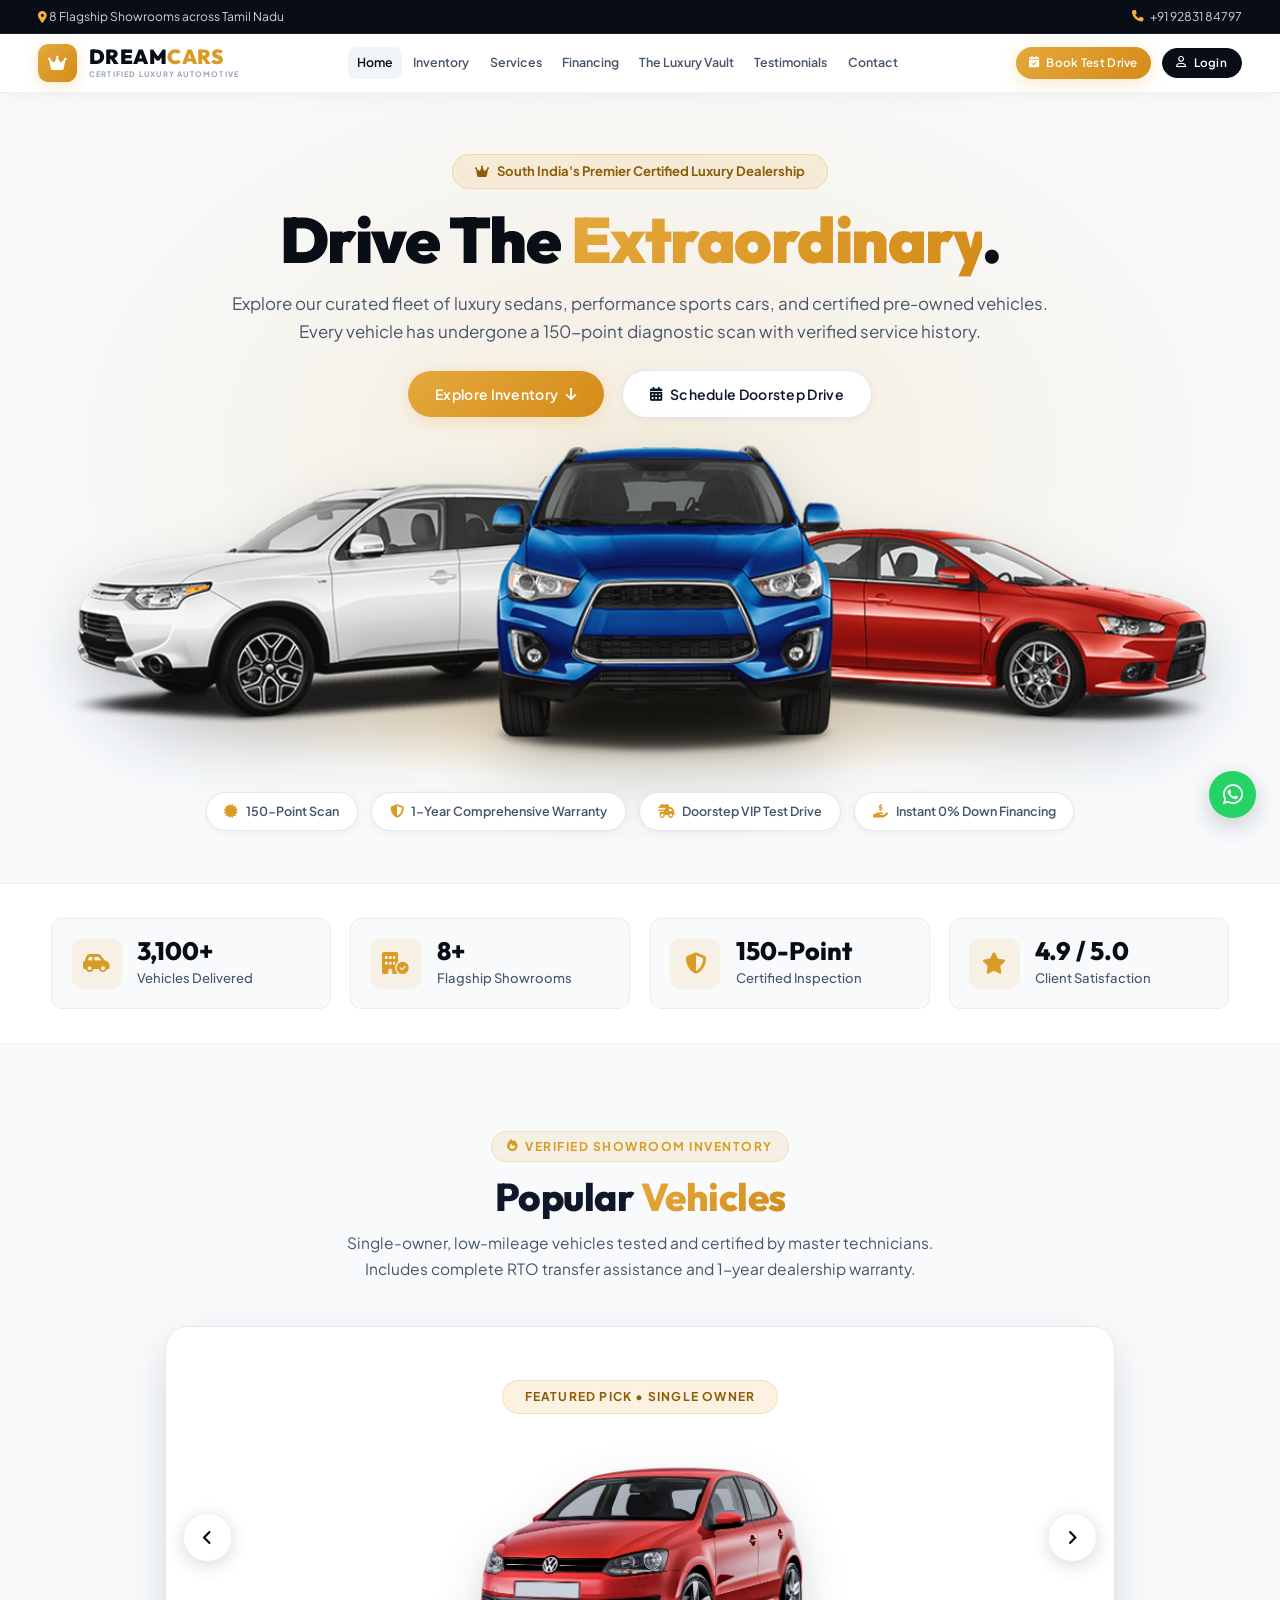
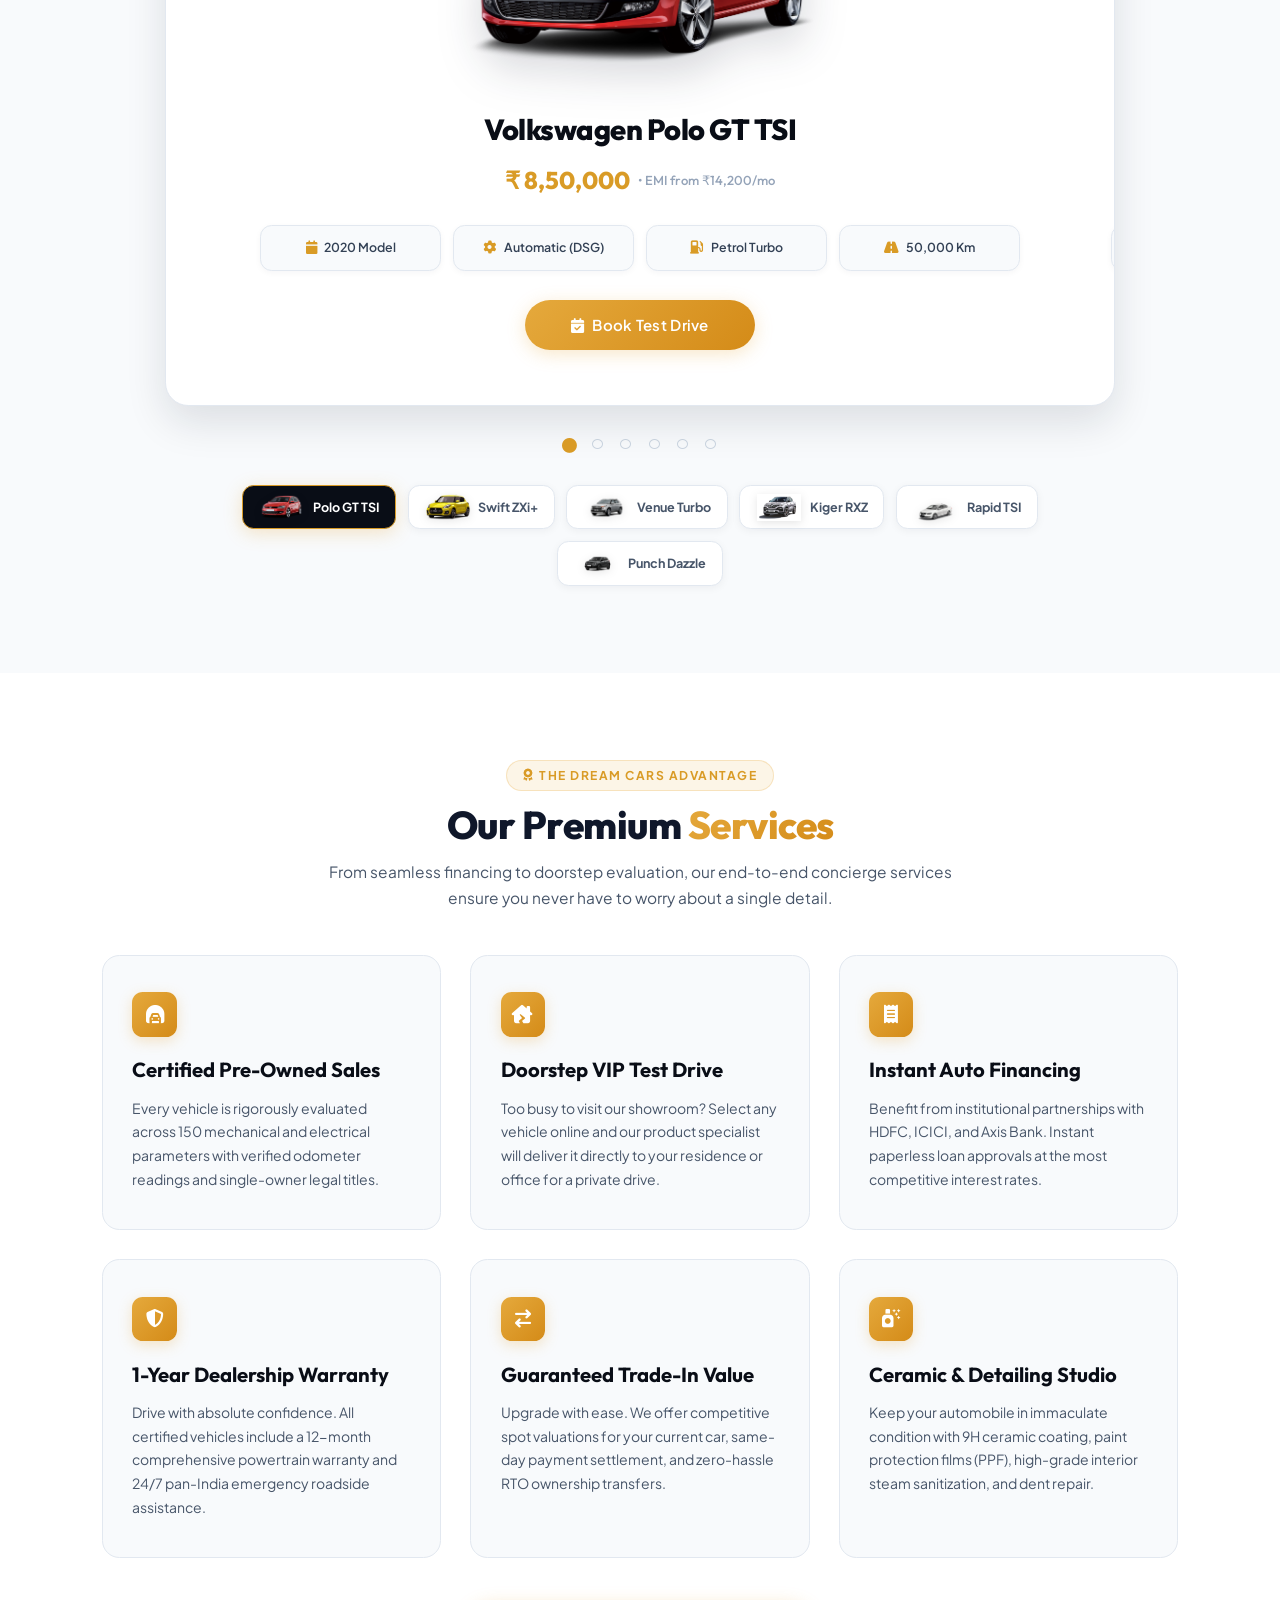
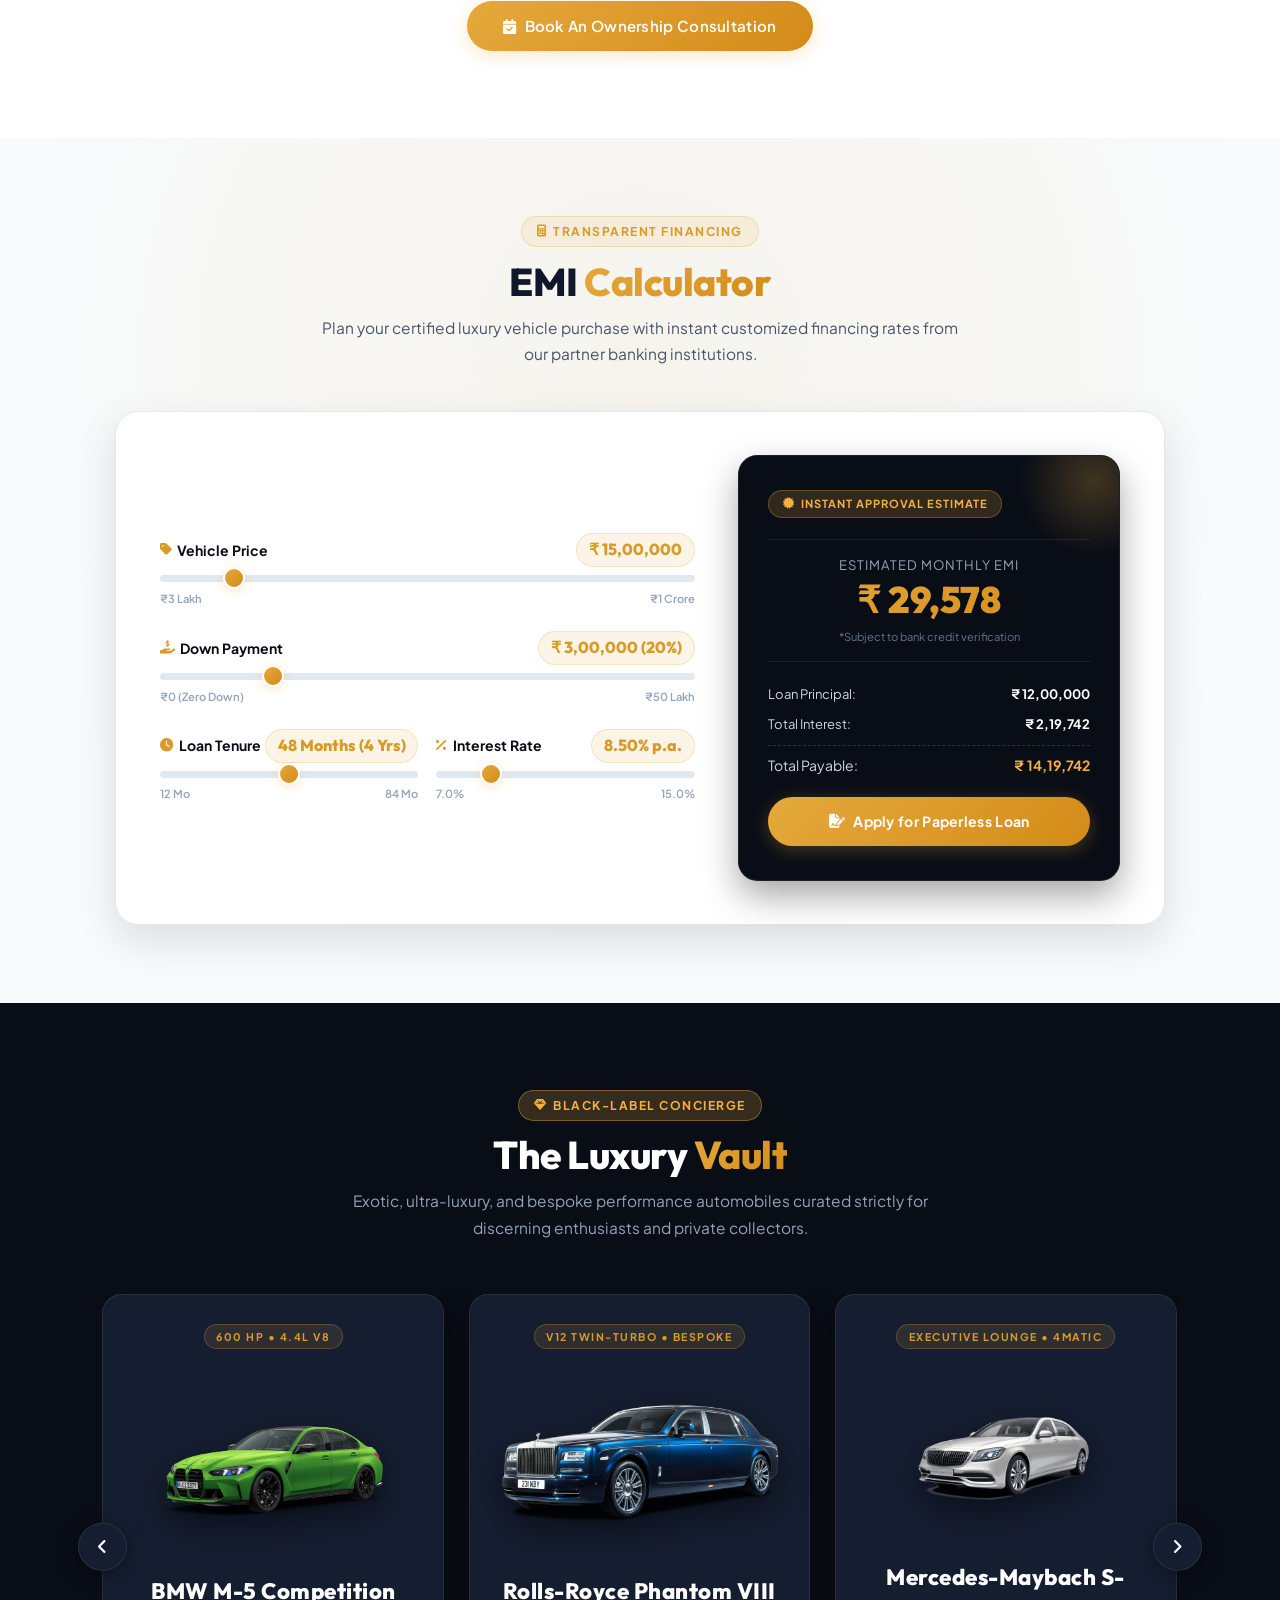
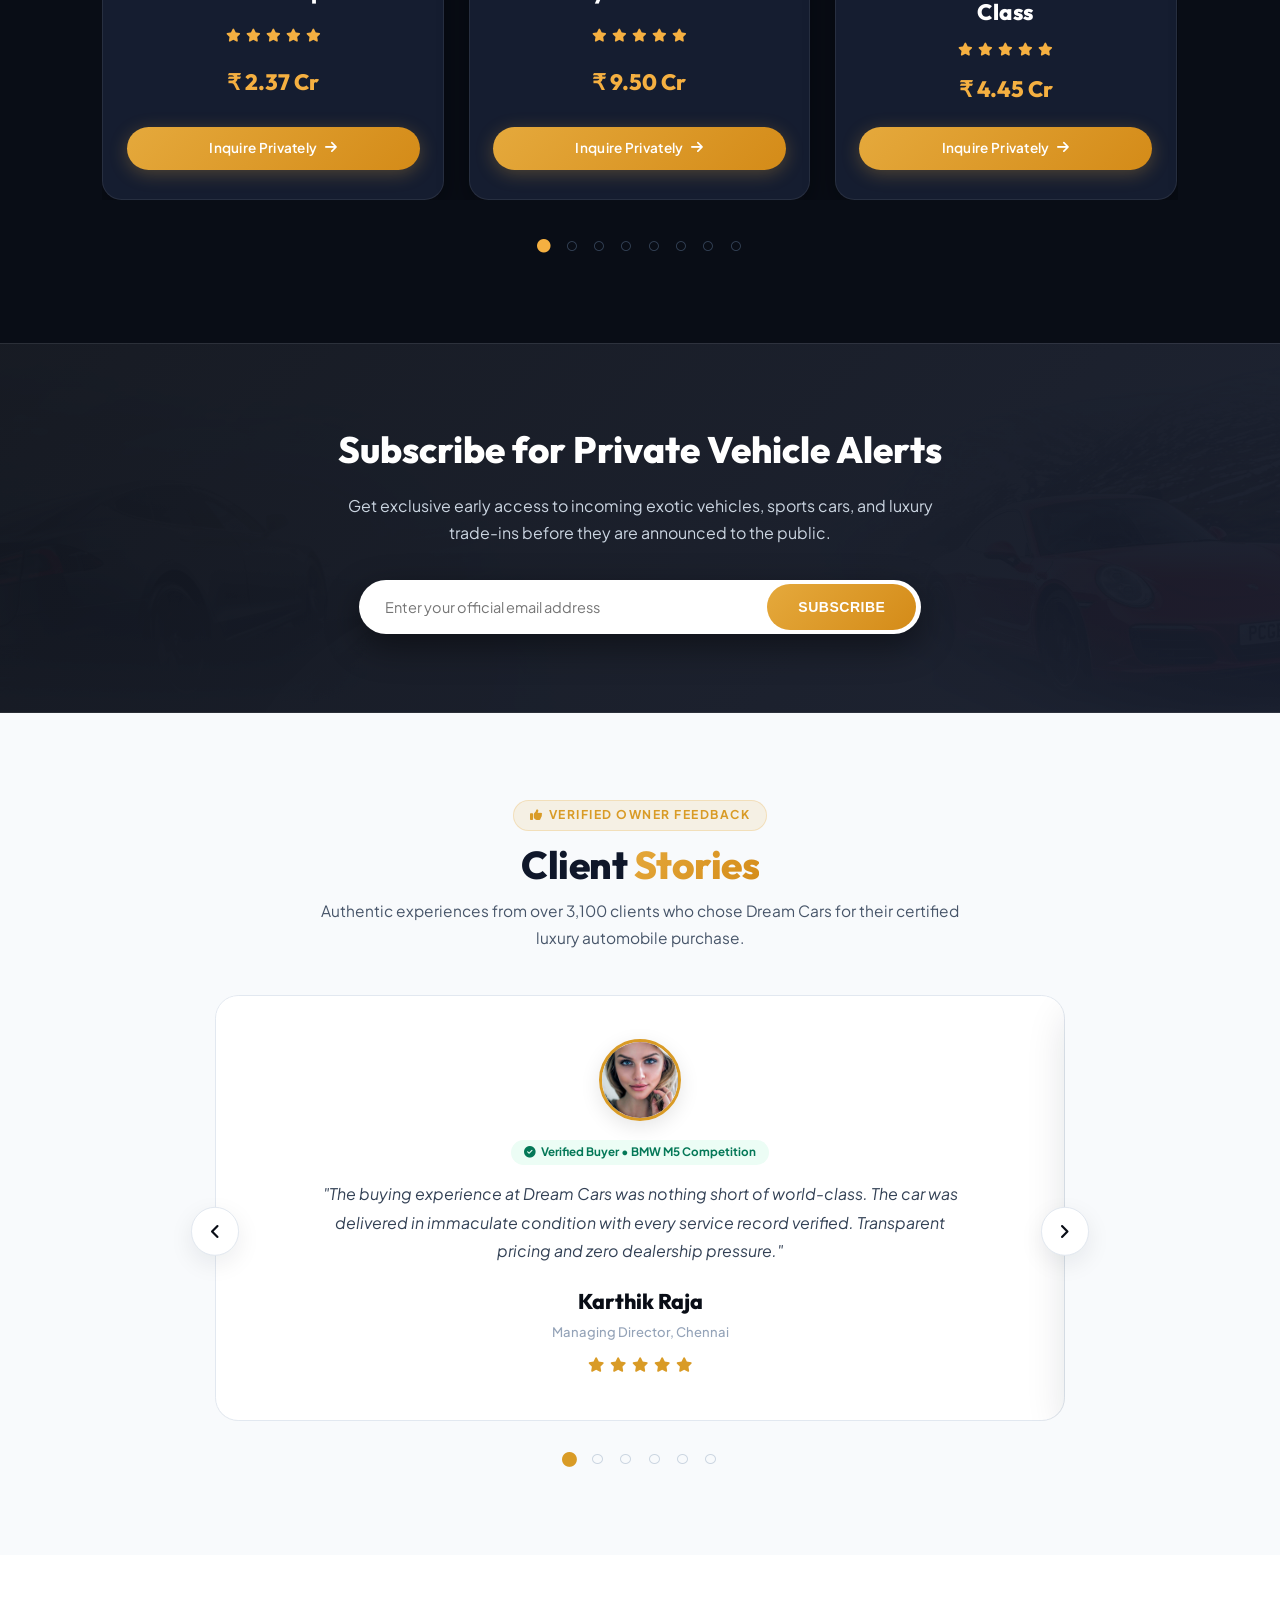
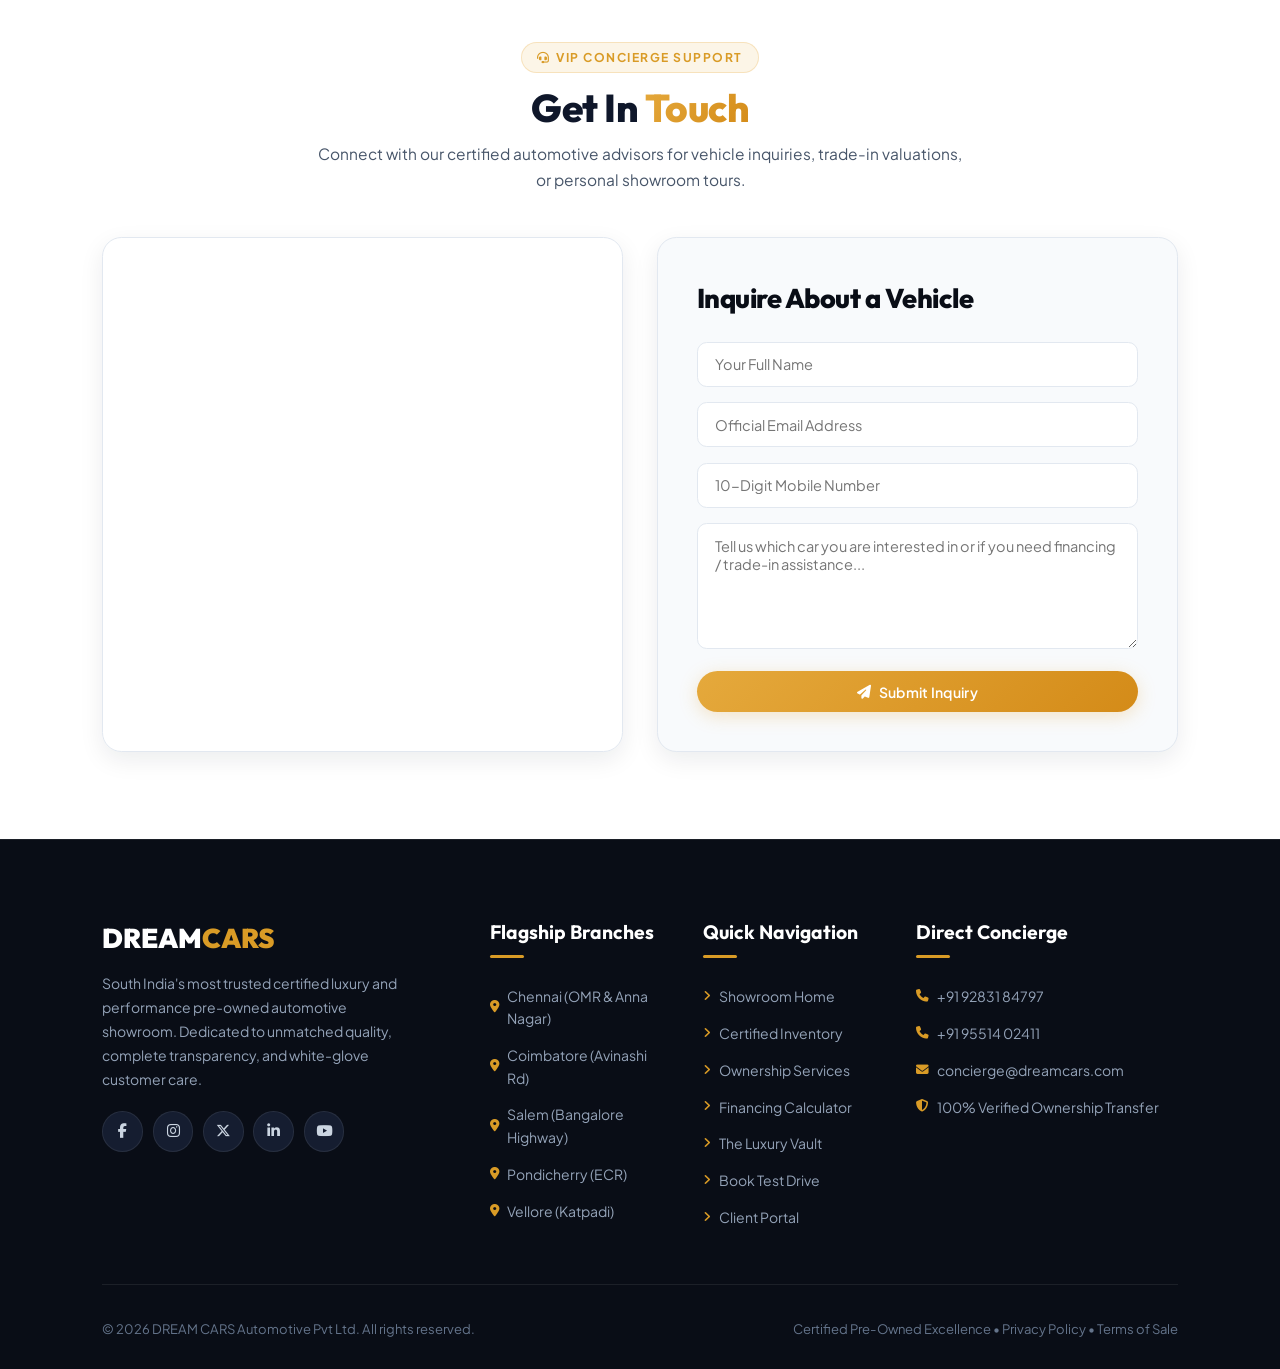
<file: index.html>
<!DOCTYPE html>
<html lang="en">

<head>
    <meta charset="UTF-8">
    <meta http-equiv="X-UA-Compatible" content="IE=edge">
    <meta name="viewport" content="width=device-width, initial-scale=1.0">
    <title>DREAM CARS | Certified Luxury & Pre-Owned Automotive Showroom</title>
    <meta name="description" content="Dream Cars is South India's premier certified pre-owned luxury car dealership. 150-point inspection, transparent pricing, 1-year warranty, and doorstep test drives.">

    <!-- Font Awesome CDN -->
    <link rel="stylesheet" href="https://cdnjs.cloudflare.com/ajax/libs/font-awesome/6.5.1/css/all.min.css">

    <!-- Favicon -->
    <link rel="icon" type="image/svg+xml" href="image/favicon.svg">

    <!-- Custom Luxury Stylesheet -->
    <link rel="stylesheet" href="css/style.css">
</head>

<body>

    <!-- Top Announcement Bar -->
    <div class="top-bar">
        <div class="top-bar-left">
            <span><i class="fa-solid fa-location-dot"></i> 8 Flagship Showrooms across Tamil Nadu</span>
            <span><i class="fa-solid fa-shield-halved"></i> 150-Point Certified Inspection Guarantee</span>
        </div>
        <div class="top-bar-right">
            <a href="tel:+919283184797"><i class="fa-solid fa-phone"></i> +91 92831 84797</a>
            <span><i class="fa-solid fa-clock"></i> Mon - Sun: 9:00 AM – 9:00 PM</span>
        </div>
    </div>

    <!-- Header Section Starts -->
    <header class="header">
        <a href="index.html" class="logo">
            <div class="logo-badge"><i class="fa-solid fa-crown"></i></div>
            <div class="logo-text">
                <span class="logo-main">DREAM<span>CARS</span></span>
                <span class="logo-sub">Certified Luxury Automotive</span>
            </div>
        </a>

        <!-- Navbar Section -->
        <nav class="navbar" id="main-nav">
            <a href="#home">Home</a>
            <a href="#vehicles">Inventory</a>
            <a href="#services">Services</a>
            <a href="#finance">Financing</a>
            <a href="#featured">The Luxury Vault</a>
            <a href="#reviews">Testimonials</a>
            <a href="#contact">Contact</a>

            <!-- Mobile & Tablet Menu Drawer Actions -->
            <div class="nav-drawer-actions">
                <a href="bookappointment.html" class="btn btn-nav-drawer">
                    <i class="fa-solid fa-calendar-check"></i> Book VIP Test Drive
                </a>
                <div class="nav-drawer-contact">
                    <a href="tel:+919283184797"><i class="fa-solid fa-phone"></i> +91 92831 84797</a>
                    <span><i class="fa-solid fa-clock"></i> 9:00 AM – 9:00 PM</span>
                </div>
            </div>
        </nav>

        <!-- Header Actions -->
        <div class="header-actions">
            <a href="bookappointment.html" class="btn btn-header-cta" title="Book Test Drive">
                <i class="fa-solid fa-calendar-check"></i> <span class="btn-cta-text">Book Test Drive</span>
            </a>

            <div id="login-btn" title="Client Account">
                <button class="btn" type="button"><i class="fa-regular fa-user"></i> Login</button>
                <i class="fa-solid fa-user login-icon-btn"></i>
            </div>

            <!-- User Info Display -->
            <div id="user-info" class="user-info" style="display: none;">
                <span class="user-name"></span>
                <button type="button" class="btn" id="logout-button" title="Sign Out"><i class="fa-solid fa-arrow-right-from-bracket"></i> <span class="logout-text">Logout</span></button>
            </div>

            <div id="menu-btn" class="fa-solid fa-bars" aria-label="Toggle Navigation Menu"></div>
        </div>
    </header>
    <!-- Header Section Ends -->
    <div class="navbar-backdrop" id="nav-backdrop"></div>

    <!-- Login Modal Container Starts -->
    <div class="login-form-container">
        <span id="close-login-btn" class="fa-solid fa-xmark"></span>
        <form id="login-form">
            <h3>Client Sign In</h3>
            <p style="margin-bottom: 1.5rem; padding: 0;">Sign in to access saved vehicles, test drive bookings, and private alerts.</p>
            <input type="email" placeholder="Official Email Address" class="box" id="login-email" required>
            <input type="password" placeholder="Account Password" class="box" id="login-password" required>
            <p>Forgot your password? <a href="login.html">Reset here</a></p>
            <button type="submit" class="btn">Sign In to Account</button>
            <p>New to Dream Cars? <a href="signup.html">Create an Account</a></p>
        </form>
    </div>
    <!-- Login Modal Container Ends -->

    <!-- Hero Section Starts -->
    <section class="home" id="home">
        <div class="hero-pill">
            <i class="fa-solid fa-crown"></i> South India's Premier Certified Luxury Dealership
        </div>

        <h1>
            Drive The <span>Extraordinary</span>.
        </h1>

        <p class="hero-desc">
            Explore our curated fleet of luxury sedans, performance sports cars, and certified pre-owned vehicles. Every vehicle has undergone a 150-point diagnostic scan with verified service history.
        </p>

        <div class="hero-cta-group">
            <a href="#vehicles" class="btn">
                Explore Inventory <i class="fa-solid fa-arrow-down"></i>
            </a>
            <a href="bookappointment.html" class="btn btn-secondary">
                <i class="fa-solid fa-calendar-days"></i> Schedule Doorstep Drive
            </a>
        </div>

        <div class="hero-car-wrapper">
            <img src="./image/car0.png" alt="Dream Cars Performance Vehicle">
            <div class="hero-car-glow"></div>
        </div>

        <div class="hero-highlights">
            <div class="highlight-chip"><i class="fa-solid fa-certificate"></i> 150-Point Scan</div>
            <div class="highlight-chip"><i class="fa-solid fa-shield-halved"></i> 1-Year Comprehensive Warranty</div>
            <div class="highlight-chip"><i class="fa-solid fa-truck-fast"></i> Doorstep VIP Test Drive</div>
            <div class="highlight-chip"><i class="fa-solid fa-hand-holding-dollar"></i> Instant 0% Down Financing</div>
        </div>
    </section>
    <!-- Hero Section Ends -->

    <!-- Trust / Stats Section Starts -->
    <section class="icons-container">
        <div class="icons">
            <i class="fa-solid fa-car-side"></i>
            <div class="content">
                <h3>3,100+</h3>
                <p>Vehicles Delivered</p>
            </div>
        </div>

        <div class="icons">
            <i class="fa-solid fa-building-circle-check"></i>
            <div class="content">
                <h3>8+</h3>
                <p>Flagship Showrooms</p>
            </div>
        </div>

        <div class="icons">
            <i class="fa-solid fa-shield-halved"></i>
            <div class="content">
                <h3>150-Point</h3>
                <p>Certified Inspection</p>
            </div>
        </div>

        <div class="icons">
            <i class="fa-solid fa-star"></i>
            <div class="content">
                <h3>4.9 / 5.0</h3>
                <p>Client Satisfaction</p>
            </div>
        </div>
    </section>
    <!-- Trust / Stats Section Ends -->

    <!-- Popular Vehicles Section Starts -->
    <section class="vehical" id="vehicles">
        <div style="text-align: center;">
            <span class="section-tag"><i class="fa-solid fa-fire"></i> Verified Showroom Inventory</span>
        </div>
        <h2 class="heading">Popular <span>Vehicles</span></h2>
        <p class="subheading">
            Single-owner, low-mileage vehicles tested and certified by master technicians. Includes complete RTO transfer assistance and 1-year dealership warranty.
        </p>

        <div class="slider">
            <div class="wrapper">
                <div class="fa-solid fa-angle-left preNext" id="preBtn" title="Previous Vehicle"></div>

                <div class="wraper-box">
                    <!-- Vehicle 1: Polo -->
                    <div class="box active" id="car-img1">
                        <span class="car-badge">Featured Pick • Single Owner</span>
                        <img src="./image/polo.png.png" alt="Volkswagen Polo GT TSI">
                        <div class="content">
                            <h3>Volkswagen Polo GT TSI</h3>
                            <div class="price">₹ 8,50,000 <small>• EMI from ₹14,200/mo</small></div>
                            <div class="specs-grid">
                                <div class="spec-item"><i class="fa-solid fa-calendar"></i> <span>2020 Model</span></div>
                                <div class="spec-item"><i class="fa-solid fa-gear"></i> <span>Automatic (DSG)</span></div>
                                <div class="spec-item"><i class="fa-solid fa-gas-pump"></i> <span>Petrol Turbo</span></div>
                                <div class="spec-item"><i class="fa-solid fa-road"></i> <span>50,000 km</span></div>
                            </div>
                            <a href="bookappointment.html?car=POLO" class="btn">
                                <i class="fa-solid fa-calendar-check"></i> Book Test Drive
                            </a>
                        </div>
                    </div>

                    <!-- Vehicle 2: Swift -->
                    <div class="box" id="car-img2">
                        <span class="car-badge">Sport Modified • Zero Depreciation</span>
                        <img src="./image/swift.png.png" alt="Maruti Suzuki Swift ZXi+">
                        <div class="content">
                            <h3>Maruti Suzuki Swift ZXi+</h3>
                            <div class="price">₹ 9,00,000 <small>• EMI from ₹15,100/mo</small></div>
                            <div class="specs-grid">
                                <div class="spec-item"><i class="fa-solid fa-calendar"></i> <span>2022 Model</span></div>
                                <div class="spec-item"><i class="fa-solid fa-gear"></i> <span>5-Speed Manual</span></div>
                                <div class="spec-item"><i class="fa-solid fa-gas-pump"></i> <span>Petrol DualJet</span></div>
                                <div class="spec-item"><i class="fa-solid fa-road"></i> <span>30,000 km</span></div>
                            </div>
                            <a href="bookappointment.html?car=SWIFT" class="btn">
                                <i class="fa-solid fa-calendar-check"></i> Book Test Drive
                            </a>
                        </div>
                    </div>

                    <!-- Vehicle 3: Venue -->
                    <div class="box" id="car-img3">
                        <span class="car-badge">Top End Edition • Sunroof</span>
                        <img src="./image/venue.png" alt="Hyundai Venue SX (O)">
                        <div class="content">
                            <h3>Hyundai Venue SX (O) Turbo</h3>
                            <div class="price">₹ 15,00,000 <small>• EMI from ₹25,400/mo</small></div>
                            <div class="specs-grid">
                                <div class="spec-item"><i class="fa-solid fa-calendar"></i> <span>2023 Model</span></div>
                                <div class="spec-item"><i class="fa-solid fa-gear"></i> <span>6-Speed Manual</span></div>
                                <div class="spec-item"><i class="fa-solid fa-gas-pump"></i> <span>Diesel CRDi</span></div>
                                <div class="spec-item"><i class="fa-solid fa-road"></i> <span>50,000 km</span></div>
                            </div>
                            <a href="bookappointment.html?car=VENUE" class="btn">
                                <i class="fa-solid fa-calendar-check"></i> Book Test Drive
                            </a>
                        </div>
                    </div>

                    <!-- Vehicle 4: Kiger -->
                    <div class="box" id="car-img4">
                        <span class="car-badge">RXZ Turbo • X-Tronic CVT</span>
                        <img src="./image/kiger.png" alt="Renault Kiger RXZ Turbo">
                        <div class="content">
                            <h3>Renault Kiger RXZ Turbo</h3>
                            <div class="price">₹ 10,00,000 <small>• EMI from ₹16,900/mo</small></div>
                            <div class="specs-grid">
                                <div class="spec-item"><i class="fa-solid fa-calendar"></i> <span>2020 Model</span></div>
                                <div class="spec-item"><i class="fa-solid fa-gear"></i> <span>Automatic (CVT)</span></div>
                                <div class="spec-item"><i class="fa-solid fa-gas-pump"></i> <span>Petrol Turbo</span></div>
                                <div class="spec-item"><i class="fa-solid fa-road"></i> <span>20,000 km</span></div>
                            </div>
                            <a href="bookappointment.html?car=KIGER" class="btn">
                                <i class="fa-solid fa-calendar-check"></i> Book Test Drive
                            </a>
                        </div>
                    </div>

                    <!-- Vehicle 5: Rapid -->
                    <div class="box" id="car-img5">
                        <span class="car-badge">Executive Sedan • German Engineering</span>
                        <img src="./image/rapid2.png" alt="Skoda Rapid 1.0 TSI">
                        <div class="content">
                            <h3>Skoda Rapid 1.0 TSI Style</h3>
                            <div class="price">₹ 8,00,000 <small>• EMI from ₹13,500/mo</small></div>
                            <div class="specs-grid">
                                <div class="spec-item"><i class="fa-solid fa-calendar"></i> <span>2018 Model</span></div>
                                <div class="spec-item"><i class="fa-solid fa-gear"></i> <span>6-Speed Manual</span></div>
                                <div class="spec-item"><i class="fa-solid fa-gas-pump"></i> <span>Petrol TSI</span></div>
                                <div class="spec-item"><i class="fa-solid fa-road"></i> <span>70,000 km</span></div>
                            </div>
                            <a href="bookappointment.html?car=RAPID" class="btn">
                                <i class="fa-solid fa-calendar-check"></i> Book Test Drive
                            </a>
                        </div>
                    </div>

                    <!-- Vehicle 6: Punch -->
                    <div class="box" id="car-img6">
                        <span class="car-badge">Brand New Certified • 5-Star Safety</span>
                        <img src="./image/tata punch.png" alt="Tata Punch Creative">
                        <div class="content">
                            <h3>Tata Punch Creative Dazzle</h3>
                            <div class="price">₹ 7,50,000 <small>• EMI from ₹12,600/mo</small></div>
                            <div class="specs-grid">
                                <div class="spec-item"><i class="fa-solid fa-calendar"></i> <span>2023 Model</span></div>
                                <div class="spec-item"><i class="fa-solid fa-gear"></i> <span>5-Speed Manual</span></div>
                                <div class="spec-item"><i class="fa-solid fa-gas-pump"></i> <span>Petrol / iCNG</span></div>
                                <div class="spec-item"><i class="fa-solid fa-road"></i> <span>40,000 km</span></div>
                            </div>
                            <a href="bookappointment.html?car=PUNCH" class="btn">
                                <i class="fa-solid fa-calendar-check"></i> Book Test Drive
                            </a>
                        </div>
                    </div>
                </div>

                <div class="fa-solid fa-angle-right preNext" id="nextBtn" title="Next Vehicle"></div>
            </div>

            <!-- Indicator Dots -->
            <div class="activeCircle">
                <div class="fa-regular fa-solid fa-circle" id="forCar-img1"></div>
                <div class="fa-regular fa-circle" id="forCar-img2"></div>
                <div class="fa-regular fa-circle" id="forCar-img3"></div>
                <div class="fa-regular fa-circle" id="forCar-img4"></div>
                <div class="fa-regular fa-circle" id="forCar-img5"></div>
                <div class="fa-regular fa-circle" id="forCar-img6"></div>
            </div>

            <!-- Quick Switcher Thumbnails -->
            <div class="vehicle-thumbnails">
                <button type="button" class="thumb-item active" data-index="0">
                    <img src="./image/polo.png.png" alt="Volkswagen Polo">
                    <span>Polo GT TSI</span>
                </button>
                <button type="button" class="thumb-item" data-index="1">
                    <img src="./image/swift.png.png" alt="Maruti Swift">
                    <span>Swift ZXi+</span>
                </button>
                <button type="button" class="thumb-item" data-index="2">
                    <img src="./image/venue.png" alt="Hyundai Venue">
                    <span>Venue Turbo</span>
                </button>
                <button type="button" class="thumb-item" data-index="3">
                    <img src="./image/kiger.png" alt="Renault Kiger">
                    <span>Kiger RXZ</span>
                </button>
                <button type="button" class="thumb-item" data-index="4">
                    <img src="./image/rapid2.png" alt="Skoda Rapid">
                    <span>Rapid TSI</span>
                </button>
                <button type="button" class="thumb-item" data-index="5">
                    <img src="./image/tata punch.png" alt="Tata Punch">
                    <span>Punch Dazzle</span>
                </button>
            </div>
        </div>
    </section>
    <!-- Popular Vehicles Section Ends -->

    <!-- Services Section Starts -->
    <section class="services" id="services">
        <div style="text-align: center;">
            <span class="section-tag"><i class="fa-solid fa-award"></i> The Dream Cars Advantage</span>
        </div>
        <h2 class="heading">Our Premium <span>Services</span></h2>
        <p class="subheading">
            From seamless financing to doorstep evaluation, our end-to-end concierge services ensure you never have to worry about a single detail.
        </p>

        <div class="box-container">
            <div class="box">
                <i class="fa-solid fa-car-tunnel"></i>
                <h3>Certified Pre-Owned Sales</h3>
                <p>Every vehicle is rigorously evaluated across 150 mechanical and electrical parameters with verified odometer readings and single-owner legal titles.</p>
            </div>

            <div class="box">
                <i class="fa-solid fa-house-chimney-crack"></i>
                <h3>Doorstep VIP Test Drive</h3>
                <p>Too busy to visit our showroom? Select any vehicle online and our product specialist will deliver it directly to your residence or office for a private drive.</p>
            </div>

            <div class="box">
                <i class="fa-solid fa-receipt"></i>
                <h3>Instant Auto Financing</h3>
                <p>Benefit from institutional partnerships with HDFC, ICICI, and Axis Bank. Instant paperless loan approvals at the most competitive interest rates.</p>
            </div>

            <div class="box">
                <i class="fa-solid fa-shield-halved"></i>
                <h3>1-Year Dealership Warranty</h3>
                <p>Drive with absolute confidence. All certified vehicles include a 12-month comprehensive powertrain warranty and 24/7 pan-India emergency roadside assistance.</p>
            </div>

            <div class="box">
                <i class="fa-solid fa-arrow-right-arrow-left"></i>
                <h3>Guaranteed Trade-In Value</h3>
                <p>Upgrade with ease. We offer competitive spot valuations for your current car, same-day payment settlement, and zero-hassle RTO ownership transfers.</p>
            </div>

            <div class="box">
                <i class="fa-solid fa-spray-can-sparkles"></i>
                <h3>Ceramic & Detailing Studio</h3>
                <p>Keep your automobile in immaculate condition with 9H ceramic coating, paint protection films (PPF), high-grade interior steam sanitization, and dent repair.</p>
            </div>
        </div>

        <div class="services-cta">
            <a href="bookappointment.html" class="btn">
                <i class="fa-solid fa-calendar-check"></i> Book An Ownership Consultation
            </a>
        </div>
    </section>
    <!-- Services Section Ends -->

    <!-- Interactive EMI Calculator Starts -->
    <section class="calculator-section" id="finance">
        <div style="text-align: center;">
            <span class="section-tag"><i class="fa-solid fa-calculator"></i> Transparent Financing</span>
        </div>
        <h2 class="heading">EMI <span>Calculator</span></h2>
        <p class="subheading">
            Plan your certified luxury vehicle purchase with instant customized financing rates from our partner banking institutions.
        </p>

        <div class="calc-card">
            <div class="calc-inputs">
                <div class="calc-group">
                    <div class="calc-label-row">
                        <label for="car-price-range"><i class="fa-solid fa-tag"></i> Vehicle Price</label>
                        <span class="calc-value" id="price-val">₹ 15,00,000</span>
                    </div>
                    <input type="range" id="car-price-range" min="300000" max="10000000" step="50000" value="1500000">
                    <div class="range-limits"><span>₹3 Lakh</span><span>₹1 Crore</span></div>
                </div>

                <div class="calc-group">
                    <div class="calc-label-row">
                        <label for="down-payment-range"><i class="fa-solid fa-hand-holding-dollar"></i> Down Payment</label>
                        <span class="calc-value" id="down-val">₹ 3,00,000</span>
                    </div>
                    <input type="range" id="down-payment-range" min="0" max="5000000" step="50000" value="300000">
                    <div class="range-limits"><span>₹0 (Zero Down)</span><span>₹50 Lakh</span></div>
                </div>

                <div class="calc-row-two">
                    <div class="calc-group">
                        <div class="calc-label-row">
                            <label for="tenure-range"><i class="fa-solid fa-clock"></i> Loan Tenure</label>
                            <span class="calc-value" id="tenure-val">48 Months</span>
                        </div>
                        <input type="range" id="tenure-range" min="12" max="84" step="12" value="48">
                        <div class="range-limits"><span>12 Mo</span><span>84 Mo</span></div>
                    </div>

                    <div class="calc-group">
                        <div class="calc-label-row">
                            <label for="interest-range"><i class="fa-solid fa-percent"></i> Interest Rate</label>
                            <span class="calc-value" id="interest-val">8.5% p.a.</span>
                        </div>
                        <input type="range" id="interest-range" min="7" max="15" step="0.25" value="8.5">
                        <div class="range-limits"><span>7.0%</span><span>15.0%</span></div>
                    </div>
                </div>
            </div>

            <div class="calc-results">
                <div class="result-badge"><i class="fa-solid fa-certificate"></i> Instant Approval Estimate</div>
                <div class="result-box">
                    <span class="result-title">Estimated Monthly EMI</span>
                    <span class="result-emi" id="emi-result">₹ 29,599</span>
                    <span class="result-note">*Subject to bank credit verification</span>
                </div>

                <div class="result-breakdown">
                    <div class="breakdown-item">
                        <span>Loan Principal:</span>
                        <strong id="principal-result">₹ 12,00,000</strong>
                    </div>
                    <div class="breakdown-item">
                        <span>Total Interest:</span>
                        <strong id="interest-result">₹ 2,20,752</strong>
                    </div>
                    <div class="breakdown-item total">
                        <span>Total Payable:</span>
                        <strong id="total-result">₹ 14,20,752</strong>
                    </div>
                </div>

                <a href="bookappointment.html" id="apply-finance-btn" class="btn btn-block">
                    <i class="fa-solid fa-file-signature"></i> Apply for Paperless Loan
                </a>
            </div>
        </div>
    </section>
    <!-- Interactive EMI Calculator Ends -->

    <!-- The Luxury Vault (Featured Supercars) Starts -->
    <section class="featured" id="featured">
        <div style="text-align: center;">
            <span class="section-tag" style="background: rgba(229, 169, 60, 0.2); border-color: rgba(229, 169, 60, 0.4); color: var(--gold-light);">
                <i class="fa-solid fa-gem"></i> Black-Label Concierge
            </span>
        </div>
        <h2 class="heading">The Luxury <span>Vault</span></h2>
        <p class="subheading">
            Exotic, ultra-luxury, and bespoke performance automobiles curated strictly for discerning enthusiasts and private collectors.
        </p>

        <div class="featured-slider">
            <div class="featured-wrapper">
                <div class="fa-solid fa-angle-left preNext" id="fPreBtn" title="Previous Exotic"></div>

                <div class="featured-wrapper2">
                    <div class="featured-wrapper-box">
                        <!-- Car 1: BMW M5 -->
                        <div class="box active">
                            <span class="section-tag" style="font-size: 1.1rem; padding: 0.3rem 1.2rem; align-self: center;">600 HP • 4.4L V8</span>
                            <img src="./image/m bwm.png" alt="BMW M5 Competition">
                            <h3>BMW M-5 Competition</h3>
                            <div class="stars">
                                <i class="fa-solid fa-star"></i>
                                <i class="fa-solid fa-star"></i>
                                <i class="fa-solid fa-star"></i>
                                <i class="fa-solid fa-star"></i>
                                <i class="fa-solid fa-star"></i>
                            </div>
                            <div class="price">₹ 2.37 Cr</div>
                            <a href="bookappointment.html?car=BMW%20M-5" class="btn">
                                Inquire Privately <i class="fa-solid fa-arrow-right"></i>
                            </a>
                        </div>

                        <!-- Car 2: Rolls Royce -->
                        <div class="box">
                            <span class="section-tag" style="font-size: 1.1rem; padding: 0.3rem 1.2rem; align-self: center;">V12 Twin-Turbo • Bespoke</span>
                            <img src="./image/rolls royce.png" alt="Rolls-Royce Phantom VIII">
                            <h3>Rolls-Royce Phantom VIII</h3>
                            <div class="stars">
                                <i class="fa-solid fa-star"></i>
                                <i class="fa-solid fa-star"></i>
                                <i class="fa-solid fa-star"></i>
                                <i class="fa-solid fa-star"></i>
                                <i class="fa-solid fa-star"></i>
                            </div>
                            <div class="price">₹ 9.50 Cr</div>
                            <a href="bookappointment.html?car=PHANTOM" class="btn">
                                Inquire Privately <i class="fa-solid fa-arrow-right"></i>
                            </a>
                        </div>

                        <!-- Car 3: Maybach -->
                        <div class="box">
                            <span class="section-tag" style="font-size: 1.1rem; padding: 0.3rem 1.2rem; align-self: center;">Executive Lounge • 4MATIC</span>
                            <img src="./image/may2.png" alt="Mercedes-Maybach S-Class">
                            <h3>Mercedes-Maybach S-Class</h3>
                            <div class="stars">
                                <i class="fa-solid fa-star"></i>
                                <i class="fa-solid fa-star"></i>
                                <i class="fa-solid fa-star"></i>
                                <i class="fa-solid fa-star"></i>
                                <i class="fa-solid fa-star"></i>
                            </div>
                            <div class="price">₹ 4.45 Cr</div>
                            <a href="bookappointment.html?car=MAYBACH" class="btn">
                                Inquire Privately <i class="fa-solid fa-arrow-right"></i>
                            </a>
                        </div>

                        <!-- Car 4: Lexus -->
                        <div class="box">
                            <span class="section-tag" style="font-size: 1.1rem; padding: 0.3rem 1.2rem; align-self: center;">Hybrid V6 • Takumi Craft</span>
                            <img src="./image/lexus.png" alt="Lexus LC 500h Coupe">
                            <h3>Lexus LC 500h Coupe</h3>
                            <div class="stars">
                                <i class="fa-solid fa-star"></i>
                                <i class="fa-solid fa-star"></i>
                                <i class="fa-solid fa-star"></i>
                                <i class="fa-solid fa-star"></i>
                                <i class="fa-solid fa-star"></i>
                            </div>
                            <div class="price">₹ 2.05 Cr</div>
                            <a href="bookappointment.html?car=LEXUS" class="btn">
                                Inquire Privately <i class="fa-solid fa-arrow-right"></i>
                            </a>
                        </div>

                        <!-- Car 5: Lambo -->
                        <div class="box">
                            <span class="section-tag" style="font-size: 1.1rem; padding: 0.3rem 1.2rem; align-self: center;">640 HP • V10 Beast</span>
                            <img src="./image/lambo.jpeg" alt="Lamborghini Huracán EVO">
                            <h3>Lamborghini Huracán EVO</h3>
                            <div class="stars">
                                <i class="fa-solid fa-star"></i>
                                <i class="fa-solid fa-star"></i>
                                <i class="fa-solid fa-star"></i>
                                <i class="fa-solid fa-star"></i>
                                <i class="fa-solid fa-star"></i>
                            </div>
                            <div class="price">₹ 4.10 Cr</div>
                            <a href="bookappointment.html?car=LAMBORGHINI" class="btn">
                                Inquire Privately <i class="fa-solid fa-arrow-right"></i>
                            </a>
                        </div>

                        <!-- Car 6: Cadillac -->
                        <div class="box">
                            <span class="section-tag" style="font-size: 1.1rem; padding: 0.3rem 1.2rem; align-self: center;">6.2L V8 • 38-Inch OLED</span>
                            <img src="./image/car12.png" alt="Cadillac Escalade Platinum">
                            <h3>Cadillac Escalade Platinum</h3>
                            <div class="stars">
                                <i class="fa-solid fa-star"></i>
                                <i class="fa-solid fa-star"></i>
                                <i class="fa-solid fa-star"></i>
                                <i class="fa-solid fa-star"></i>
                                <i class="fa-solid fa-star"></i>
                            </div>
                            <div class="price">₹ 1.85 Cr</div>
                            <a href="bookappointment.html?car=CADILLAC" class="btn">
                                Inquire Privately <i class="fa-solid fa-arrow-right"></i>
                            </a>
                        </div>

                        <!-- Car 7: Audi -->
                        <div class="box">
                            <span class="section-tag" style="font-size: 1.1rem; padding: 0.3rem 1.2rem; align-self: center;">Quattro AWD • V10 Plus</span>
                            <img src="./image/car13.png" alt="Audi R8 V10 Plus">
                            <h3>Audi R8 V10 Plus</h3>
                            <div class="stars">
                                <i class="fa-solid fa-star"></i>
                                <i class="fa-solid fa-star"></i>
                                <i class="fa-solid fa-star"></i>
                                <i class="fa-solid fa-star"></i>
                                <i class="fa-solid fa-star"></i>
                            </div>
                            <div class="price">₹ 2.75 Cr</div>
                            <a href="bookappointment.html?car=AUDI" class="btn">
                                Inquire Privately <i class="fa-solid fa-arrow-right"></i>
                            </a>
                        </div>

                        <!-- Car 8: Benz -->
                        <div class="box">
                            <span class="section-tag" style="font-size: 1.1rem; padding: 0.3rem 1.2rem; align-self: center;">Biturbo V8 • Race Mode</span>
                            <img src="./image/car14.png" alt="Mercedes-AMG GT Coupe">
                            <h3>Mercedes-AMG GT Coupe</h3>
                            <div class="stars">
                                <i class="fa-solid fa-star"></i>
                                <i class="fa-solid fa-star"></i>
                                <i class="fa-solid fa-star"></i>
                                <i class="fa-solid fa-star"></i>
                                <i class="fa-solid fa-star"></i>
                            </div>
                            <div class="price">₹ 3.10 Cr</div>
                            <a href="bookappointment.html?car=MERCEDES%20BENZ" class="btn">
                                Inquire Privately <i class="fa-solid fa-arrow-right"></i>
                            </a>
                        </div>
                    </div>
                </div>

                <div class="fa-solid fa-angle-right preNext" id="fNextBtn" title="Next Exotic"></div>
            </div>

            <!-- Indicator Dots -->
            <div class="fActCircle">
                <div class="fa-regular fa-solid fa-circle"></div>
                <div class="fa-regular fa-circle"></div>
                <div class="fa-regular fa-circle"></div>
                <div class="fa-regular fa-circle"></div>
                <div class="fa-regular fa-circle"></div>
                <div class="fa-regular fa-circle"></div>
                <div class="fa-regular fa-circle"></div>
                <div class="fa-regular fa-circle"></div>
            </div>
        </div>
    </section>
    <!-- The Luxury Vault Ends -->

    <!-- Subscribe Section Starts -->
    <section class="subscribe">
        <h3>Subscribe for Private Vehicle Alerts</h3>
        <p>Get exclusive early access to incoming exotic vehicles, sports cars, and luxury trade-ins before they are announced to the public.</p>

        <form action="">
            <input type="email" placeholder="Enter your official email address" required>
            <input type="submit" value="Subscribe">
        </form>
    </section>
    <!-- Subscribe Section Ends -->

    <!-- Customer Reviews Section Starts -->
    <section class="reviews" id="reviews">
        <div style="text-align: center;">
            <span class="section-tag"><i class="fa-solid fa-thumbs-up"></i> Verified Owner Feedback</span>
        </div>
        <h2 class="heading">Client <span>Stories</span></h2>
        <p class="subheading">
            Authentic experiences from over 3,100 clients who chose Dream Cars for their certified luxury automobile purchase.
        </p>

        <div class="review-slider">
            <div class="fa-solid fa-angle-left rPreNext" id="rPreBtn" title="Previous Review"></div>
            <div class="review-wrapper">
                <div class="review-wrapper-box">
                    <!-- Review 1 -->
                    <div class="box active">
                        <img src="./image/img1.jpg" alt="Karthik Raja - Client">
                        <div class="verified-badge"><i class="fa-solid fa-circle-check"></i> Verified Buyer • BMW M5 Competition</div>
                        <div class="content">
                            <p>"The buying experience at Dream Cars was nothing short of world-class. The car was delivered in immaculate condition with every service record verified. Transparent pricing and zero dealership pressure."</p>
                            <h3>Karthik Raja</h3>
                            <h4>Managing Director, Chennai</h4>
                            <div class="stars">
                                <i class="fa-solid fa-star"></i>
                                <i class="fa-solid fa-star"></i>
                                <i class="fa-solid fa-star"></i>
                                <i class="fa-solid fa-star"></i>
                                <i class="fa-solid fa-star"></i>
                            </div>
                        </div>
                    </div>

                    <!-- Review 2 -->
                    <div class="box">
                        <img src="./image/img2.jpg" alt="Ananya Sundaram - Client">
                        <div class="verified-badge"><i class="fa-solid fa-circle-check"></i> Verified Buyer • Volkswagen Polo GT</div>
                        <div class="content">
                            <p>"I was nervous about buying a pre-owned car, but the 150-point diagnostic scan and 1-year dealership warranty gave me total confidence. The doorstep test drive made the final decision so effortless!"</p>
                            <h3>Ananya Sundaram</h3>
                            <h4>Tech Consultant, Coimbatore</h4>
                            <div class="stars">
                                <i class="fa-solid fa-star"></i>
                                <i class="fa-solid fa-star"></i>
                                <i class="fa-solid fa-star"></i>
                                <i class="fa-solid fa-star"></i>
                                <i class="fa-solid fa-star"></i>
                            </div>
                        </div>
                    </div>

                    <!-- Review 3 -->
                    <div class="box">
                        <img src="./image/img3.jpg" alt="Dr. Arvind Swaminathan - Client">
                        <div class="verified-badge"><i class="fa-solid fa-circle-check"></i> Verified Buyer • Rolls-Royce Phantom</div>
                        <div class="content">
                            <p>"Unmatched discretion, concierge-level delivery, and pristine mechanical condition. Dream Cars stands leagues ahead of traditional luxury dealerships in South India."</p>
                            <h3>Dr. Arvind Swaminathan</h3>
                            <h4>Senior Surgeon, Chennai</h4>
                            <div class="stars">
                                <i class="fa-solid fa-star"></i>
                                <i class="fa-solid fa-star"></i>
                                <i class="fa-solid fa-star"></i>
                                <i class="fa-solid fa-star"></i>
                                <i class="fa-solid fa-star"></i>
                            </div>
                        </div>
                    </div>

                    <!-- Review 4 -->
                    <div class="box">
                        <img src="./image/img4.jpg" alt="Rajeshwaran V. - Client">
                        <div class="verified-badge"><i class="fa-solid fa-circle-check"></i> Verified Buyer • Hyundai Venue Turbo</div>
                        <div class="content">
                            <p>"Paperless financing approved in just 4 hours and instant ownership transfer. The car drives like it just rolled out of the factory. Will definitely purchase my next car from them!"</p>
                            <h3>Rajeshwaran V.</h3>
                            <h4>Entrepreneur, Salem</h4>
                            <div class="stars">
                                <i class="fa-solid fa-star"></i>
                                <i class="fa-solid fa-star"></i>
                                <i class="fa-solid fa-star"></i>
                                <i class="fa-solid fa-star"></i>
                                <i class="fa-solid fa-star"></i>
                            </div>
                        </div>
                    </div>

                    <!-- Review 5 -->
                    <div class="box">
                        <img src="./image/img5.jpg" alt="Deepika S. - Client">
                        <div class="verified-badge"><i class="fa-solid fa-circle-check"></i> Verified Buyer • Tata Punch Creative</div>
                        <div class="content">
                            <p>"Honest and polite staff who genuinely know automotive specs inside out. No hidden charges, and they even handled the fast-tag, insurance, and ceramic coating before handover."</p>
                            <h3>Deepika S.</h3>
                            <h4>Architect, Pondicherry</h4>
                            <div class="stars">
                                <i class="fa-solid fa-star"></i>
                                <i class="fa-solid fa-star"></i>
                                <i class="fa-solid fa-star"></i>
                                <i class="fa-solid fa-star"></i>
                                <i class="fa-solid fa-star"></i>
                            </div>
                        </div>
                    </div>

                    <!-- Review 6 -->
                    <div class="box">
                        <img src="./image/img6.jpg" alt="Vikramaditya Rao - Client">
                        <div class="verified-badge"><i class="fa-solid fa-circle-check"></i> Verified Buyer • Mercedes-Maybach</div>
                        <div class="content">
                            <p>"Exemplary hospitality and absolute transparency. From vehicle selection to white-glove handover, the entire journey was flawless. Thank you, Dream Cars team!"</p>
                            <h3>Vikramaditya Rao</h3>
                            <h4>Private Investor, Chennai</h4>
                            <div class="stars">
                                <i class="fa-solid fa-star"></i>
                                <i class="fa-solid fa-star"></i>
                                <i class="fa-solid fa-star"></i>
                                <i class="fa-solid fa-star"></i>
                                <i class="fa-solid fa-star"></i>
                            </div>
                        </div>
                    </div>
                </div>
            </div>
            <div class="fa-solid fa-angle-right rPreNext" id="rNextBtn" title="Next Review"></div>

            <div class="rActCircle">
                <div class="fa-regular fa-solid fa-circle"></div>
                <div class="fa-regular fa-circle"></div>
                <div class="fa-regular fa-circle"></div>
                <div class="fa-regular fa-circle"></div>
                <div class="fa-regular fa-circle"></div>
                <div class="fa-regular fa-circle"></div>
            </div>
        </div>
    </section>
    <!-- Customer Reviews Section Ends -->

    <!-- Contact & Showroom Section Starts -->
    <section class="contact" id="contact">
        <div style="text-align: center;">
            <span class="section-tag"><i class="fa-solid fa-headset"></i> VIP Concierge Support</span>
        </div>
        <h2 class="heading">Get in <span>Touch</span></h2>
        <p class="subheading">
            Connect with our certified automotive advisors for vehicle inquiries, trade-in valuations, or personal showroom tours.
        </p>

        <div class="row">
            <iframe class="map"
                src="https://www.google.com/maps/embed?pb=!1m18!1m12!1m3!1d1781700.7626304314!2d74.91767141980161!3d29.285725544780725!2m3!1f0!2f0!3f0!3m2!1i1024!2i768!4f13.1!3m3!1m2!1s0x390db00b8670400b%3A0x732eaab4aaa6c143!2schennai!5e0!3m2!1sen!2sin!4v1676226353123!5m2!1sen!2sin"
                allowfullscreen="" loading="lazy" referrerpolicy="no-referrer-when-downgrade" title="Dream Cars Chennai Showroom">
            </iframe>

            <form action="">
                <h3>Inquire About a Vehicle</h3>
                <input type="text" placeholder="Your Full Name" class="box" required>
                <input type="email" placeholder="Official Email Address" class="box" required>
                <input type="tel" placeholder="10-Digit Mobile Number" class="box" required>
                <textarea class="box" cols="30" rows="10" placeholder="Tell us which car you are interested in or if you need financing / trade-in assistance..."></textarea>
                <button type="submit" class="btn" style="width: 100%;"><i class="fa-solid fa-paper-plane"></i> Submit Inquiry</button>
            </form>
        </div>
    </section>
    <!-- Contact & Showroom Section Ends -->

    <!-- Footer Section Starts -->
    <footer class="footer">
        <div class="footer-box-container">
            <div class="footer-about">
                <h2>DREAM<span>CARS</span></h2>
                <p>South India's most trusted certified luxury and performance pre-owned automotive showroom. Dedicated to unmatched quality, complete transparency, and white-glove customer care.</p>
                <div class="social-links">
                    <a href="#" aria-label="Facebook"><i class="fa-brands fa-facebook-f"></i></a>
                    <a href="#" aria-label="Instagram"><i class="fa-brands fa-instagram"></i></a>
                    <a href="#" aria-label="Twitter"><i class="fa-brands fa-x-twitter"></i></a>
                    <a href="#" aria-label="LinkedIn"><i class="fa-brands fa-linkedin-in"></i></a>
                    <a href="#" aria-label="YouTube"><i class="fa-brands fa-youtube"></i></a>
                </div>
            </div>

            <div class="box">
                <h3>Flagship Branches</h3>
                <a href="#"><i class="fa-solid fa-location-dot"></i> Chennai (OMR & Anna Nagar)</a>
                <a href="#"><i class="fa-solid fa-location-dot"></i> Coimbatore (Avinashi Rd)</a>
                <a href="#"><i class="fa-solid fa-location-dot"></i> Salem (Bangalore Highway)</a>
                <a href="#"><i class="fa-solid fa-location-dot"></i> Pondicherry (ECR)</a>
                <a href="#"><i class="fa-solid fa-location-dot"></i> Vellore (Katpadi)</a>
            </div>

            <div class="box">
                <h3>Quick Navigation</h3>
                <a href="#home"><i class="fa-solid fa-angle-right"></i> Showroom Home</a>
                <a href="#vehicles"><i class="fa-solid fa-angle-right"></i> Certified Inventory</a>
                <a href="#services"><i class="fa-solid fa-angle-right"></i> Ownership Services</a>
                <a href="#finance"><i class="fa-solid fa-angle-right"></i> Financing Calculator</a>
                <a href="#featured"><i class="fa-solid fa-angle-right"></i> The Luxury Vault</a>
                <a href="bookappointment.html"><i class="fa-solid fa-angle-right"></i> Book Test Drive</a>
                <a href="login.html"><i class="fa-solid fa-angle-right"></i> Client Portal</a>
            </div>

            <div class="box">
                <h3>Direct Concierge</h3>
                <a href="tel:+919283184797"><i class="fa-solid fa-phone"></i> +91 92831 84797</a>
                <a href="tel:+919551402411"><i class="fa-solid fa-phone"></i> +91 95514 02411</a>
                <a href="mailto:concierge@dreamcars.com"><i class="fa-solid fa-envelope"></i> concierge@dreamcars.com</a>
                <a href="#"><i class="fa-solid fa-shield-halved"></i> 100% Verified Ownership Transfer</a>
            </div>
        </div>

        <div class="copyright">
            <span>&copy; 2026 DREAM CARS Automotive Pvt Ltd. All rights reserved.</span>
            <span>Certified Pre-Owned Excellence • Privacy Policy • Terms of Sale</span>
        </div>
    </footer>
    <!-- Footer Section Ends -->

    <!-- Floating Action Buttons Starts -->
    <div class="floating-actions">
        <a href="https://wa.me/919283184797?text=Hello%20Dream%20Cars%20Concierge,%20I%20would%20like%20to%20inquire%20about%20a%20vehicle." target="_blank" rel="noopener noreferrer" class="float-btn float-wa" title="Direct WhatsApp Concierge">
            <i class="fa-brands fa-whatsapp"></i>
            <span class="float-tooltip">Chat with Concierge</span>
        </a>
        <button type="button" id="back-to-top" class="float-btn float-top" title="Scroll to Top">
            <i class="fa-solid fa-arrow-up"></i>
        </button>
    </div>
    <!-- Floating Action Buttons Ends -->

    <!-- Custom Script File -->
    <script src="js/script.js"></script>
</body>

</html>
</file>
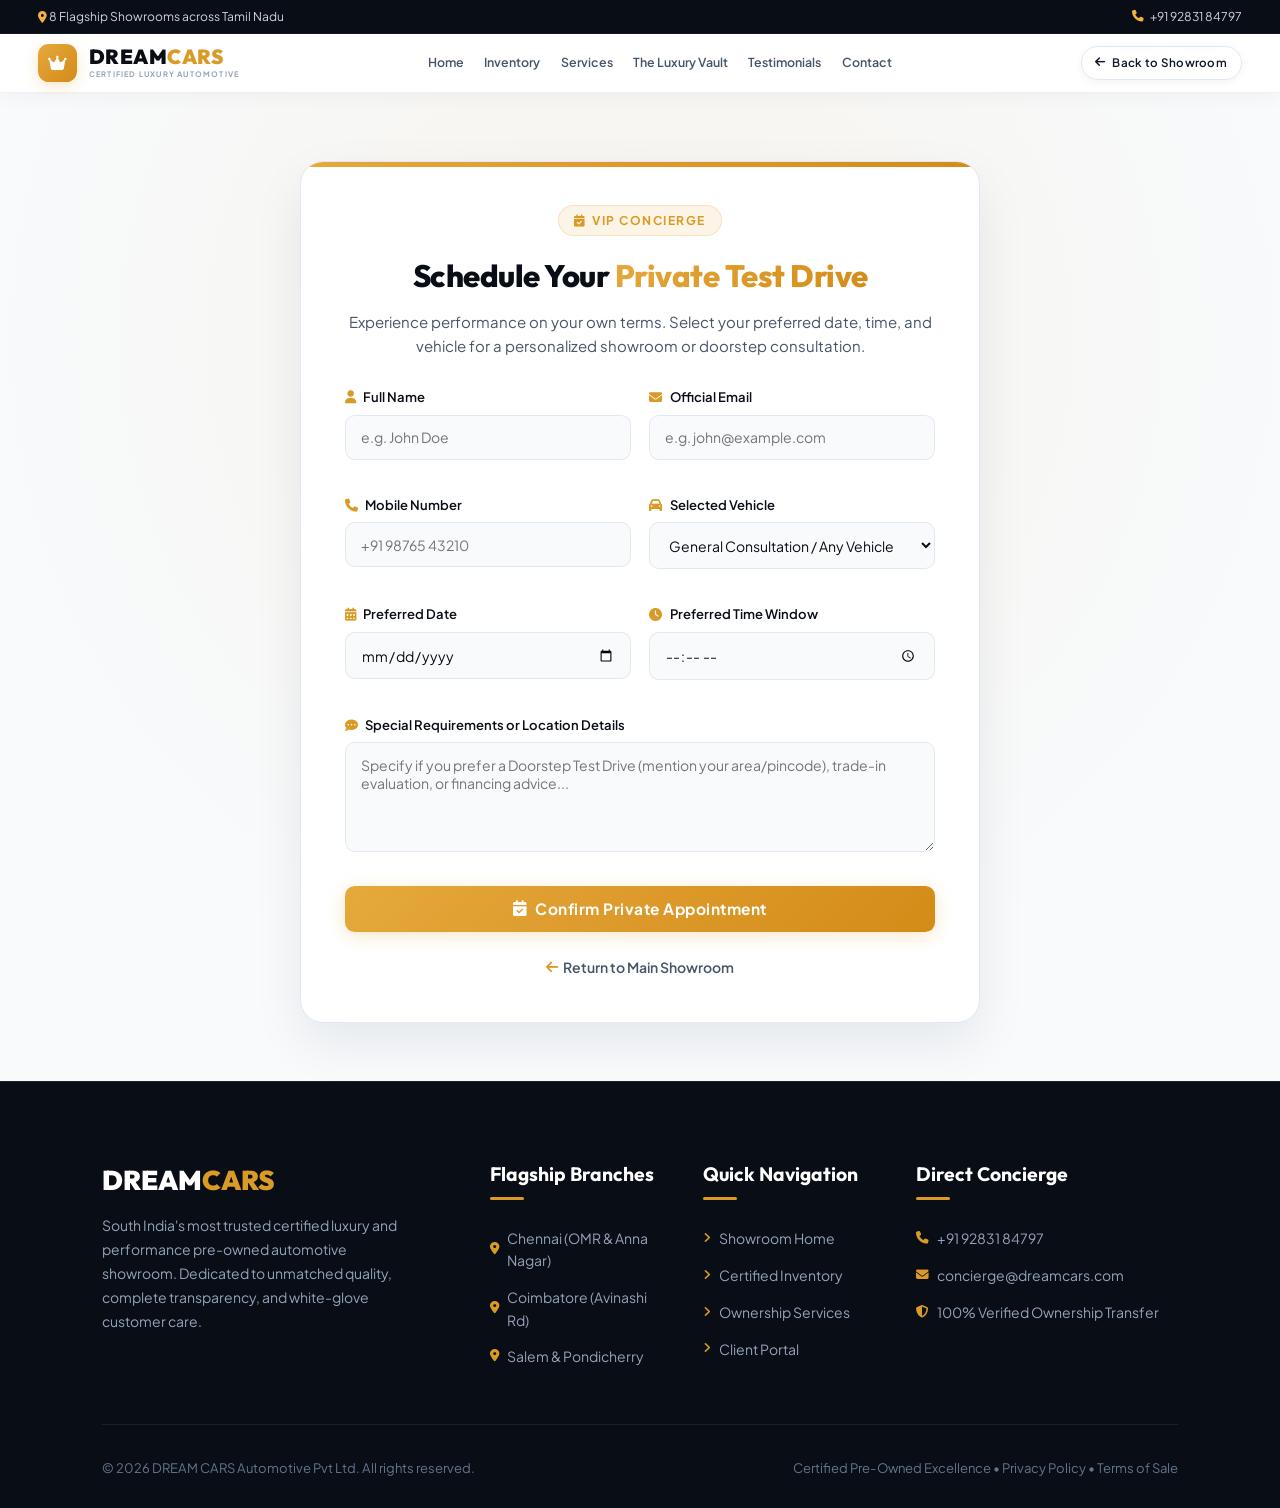
<file: bookappointment.html>
<!DOCTYPE html>
<html lang="en">

<head>
    <meta charset="UTF-8">
    <meta http-equiv="X-UA-Compatible" content="IE=edge">
    <meta name="viewport" content="width=device-width, initial-scale=1.0">
    <title>Schedule Test Drive & Consultation - DREAM CARS</title>
    <meta name="description" content="Book a private doorstep test drive or showroom consultation for your dream vehicle with Dream Cars.">

    <!-- Font Awesome CDN -->
    <link rel="stylesheet" href="https://cdnjs.cloudflare.com/ajax/libs/font-awesome/6.5.1/css/all.min.css">

    <!-- Favicon -->
    <link rel="icon" type="image/svg+xml" href="image/favicon.svg">

    <!-- Stylesheets -->
    <link rel="stylesheet" href="css/style.css">
    <link rel="stylesheet" href="css/bookappointment.css">
</head>

<body>

    <!-- Top Announcement Bar -->
    <div class="top-bar">
        <div class="top-bar-left">
            <span><i class="fa-solid fa-location-dot"></i> 8 Flagship Showrooms across Tamil Nadu</span>
            <span><i class="fa-solid fa-shield-halved"></i> 150-Point Certified Inspection Guarantee</span>
        </div>
        <div class="top-bar-right">
            <a href="tel:+919283184797"><i class="fa-solid fa-phone"></i> +91 92831 84797</a>
            <span><i class="fa-solid fa-clock"></i> Mon - Sun: 9:00 AM – 9:00 PM</span>
        </div>
    </div>

    <!-- Header Section Starts -->
    <header class="header">
        <a href="index.html" class="logo">
            <div class="logo-badge"><i class="fa-solid fa-crown"></i></div>
            <div class="logo-text">
                <span class="logo-main">DREAM<span>CARS</span></span>
                <span class="logo-sub">Certified Luxury Automotive</span>
            </div>
        </a>

        <nav class="navbar" id="main-nav">
            <a href="index.html">Home</a>
            <a href="index.html#vehicles">Inventory</a>
            <a href="index.html#services">Services</a>
            <a href="index.html#featured">The Luxury Vault</a>
            <a href="index.html#reviews">Testimonials</a>
            <a href="index.html#contact">Contact</a>

            <!-- Mobile & Tablet Menu Drawer Actions -->
            <div class="nav-drawer-actions">
                <a href="index.html#vehicles" class="btn btn-nav-drawer">
                    <i class="fa-solid fa-arrow-left"></i> Back to Showroom
                </a>
                <div class="nav-drawer-contact">
                    <a href="tel:+919283184797"><i class="fa-solid fa-phone"></i> +91 92831 84797</a>
                    <span><i class="fa-solid fa-clock"></i> 9:00 AM – 9:00 PM</span>
                </div>
            </div>
        </nav>

        <div class="header-actions">
            <a href="index.html#vehicles" class="btn btn-secondary btn-header-cta" title="Back to Showroom">
                <i class="fa-solid fa-arrow-left"></i> <span class="btn-cta-text">Back to Showroom</span>
            </a>
            <div id="menu-btn" class="fa-solid fa-bars" aria-label="Toggle Navigation Menu"></div>
        </div>
    </header>
    <!-- Header Section Ends -->
    <div class="navbar-backdrop" id="nav-backdrop"></div>

    <!-- Appointment Section Starts -->
    <section class="appointment-section">
        <div class="appointment-container">
            <div class="appointment-header">
                <span class="section-tag" style="margin-bottom: 1.5rem;"><i class="fa-solid fa-calendar-check"></i> VIP Concierge</span>
                <h2>Schedule Your <span>Private Test Drive</span></h2>
                <p>Experience performance on your own terms. Select your preferred date, time, and vehicle for a personalized showroom or doorstep consultation.</p>
            </div>

            <div id="appointment-alert" class="appointment-alert"></div>

            <form id="appointment-form" class="appointment-form">
                <div class="form-grid">
                    <div class="form-group">
                        <label for="appointment-name"><i class="fa-solid fa-user"></i> Full Name</label>
                        <input type="text" placeholder="e.g. John Doe" class="box" id="appointment-name" required>
                    </div>

                    <div class="form-group">
                        <label for="appointment-email"><i class="fa-solid fa-envelope"></i> Official Email</label>
                        <input type="email" placeholder="e.g. john@example.com" class="box" id="appointment-email" required>
                    </div>

                    <div class="form-group">
                        <label for="appointment-phone"><i class="fa-solid fa-phone"></i> Mobile Number</label>
                        <input type="tel" placeholder="+91 98765 43210" class="box" id="appointment-phone" required>
                    </div>

                    <div class="form-group">
                        <label for="appointment-car"><i class="fa-solid fa-car"></i> Selected Vehicle</label>
                        <select class="box" id="appointment-car">
                            <option value="General Consultation">General Consultation / Any Vehicle</option>
                            <option value="POLO">Volkswagen Polo GT TSI (₹ 8.50 Lakh)</option>
                            <option value="SWIFT">Maruti Suzuki Swift ZXi+ (₹ 9.00 Lakh)</option>
                            <option value="VENUE">Hyundai Venue SX (O) Turbo (₹ 15.00 Lakh)</option>
                            <option value="KIGER">Renault Kiger RXZ Turbo (₹ 10.00 Lakh)</option>
                            <option value="RAPID">Skoda Rapid 1.0 TSI (₹ 8.00 Lakh)</option>
                            <option value="PUNCH">Tata Punch Creative (₹ 7.50 Lakh)</option>
                            <option value="BMW M-5">BMW M-5 Competition (₹ 2.37 Cr)</option>
                            <option value="PHANTOM">Rolls-Royce Phantom VIII (₹ 9.50 Cr)</option>
                            <option value="MAYBACH">Mercedes-Maybach S-Class (₹ 4.45 Cr)</option>
                            <option value="LEXUS">Lexus LC 500h Coupe (₹ 2.05 Cr)</option>
                            <option value="LAMBORGHINI">Lamborghini Huracán EVO (₹ 4.10 Cr)</option>
                            <option value="CADILLAC">Cadillac Escalade Platinum (₹ 1.85 Cr)</option>
                            <option value="AUDI">Audi R8 V10 Plus (₹ 2.75 Cr)</option>
                            <option value="MERCEDES BENZ">Mercedes-AMG GT Coupe (₹ 3.10 Cr)</option>
                        </select>
                    </div>

                    <div class="form-group">
                        <label for="appointment-date"><i class="fa-solid fa-calendar-days"></i> Preferred Date</label>
                        <input type="date" class="box" id="appointment-date" required>
                    </div>

                    <div class="form-group">
                        <label for="appointment-time"><i class="fa-solid fa-clock"></i> Preferred Time Window</label>
                        <input type="time" class="box" id="appointment-time" required>
                    </div>

                    <div class="form-group full-width">
                        <label for="appointment-notes"><i class="fa-solid fa-comment-dots"></i> Special Requirements or Location Details</label>
                        <textarea placeholder="Specify if you prefer a Doorstep Test Drive (mention your area/pincode), trade-in evaluation, or financing advice..." class="box" id="appointment-notes"></textarea>
                    </div>
                </div>

                <button type="submit" class="btn" style="width: 100%;"><i class="fa-solid fa-calendar-check"></i> Confirm Private Appointment</button>
            </form>

            <div style="text-align: center;">
                <a href="index.html" class="back-to-home"><i class="fa-solid fa-arrow-left"></i> Return to Main Showroom</a>
            </div>
        </div>
    </section>
    <!-- Appointment Section Ends -->

    <!-- Footer Section Starts -->
    <footer class="footer">
        <div class="footer-box-container">
            <div class="footer-about">
                <h2>DREAM<span>CARS</span></h2>
                <p>South India's most trusted certified luxury and performance pre-owned automotive showroom. Dedicated to unmatched quality, complete transparency, and white-glove customer care.</p>
            </div>

            <div class="box">
                <h3>Flagship Branches</h3>
                <a href="#"><i class="fa-solid fa-location-dot"></i> Chennai (OMR & Anna Nagar)</a>
                <a href="#"><i class="fa-solid fa-location-dot"></i> Coimbatore (Avinashi Rd)</a>
                <a href="#"><i class="fa-solid fa-location-dot"></i> Salem & Pondicherry</a>
            </div>

            <div class="box">
                <h3>Quick Navigation</h3>
                <a href="index.html#home"><i class="fa-solid fa-angle-right"></i> Showroom Home</a>
                <a href="index.html#vehicles"><i class="fa-solid fa-angle-right"></i> Certified Inventory</a>
                <a href="index.html#services"><i class="fa-solid fa-angle-right"></i> Ownership Services</a>
                <a href="login.html"><i class="fa-solid fa-angle-right"></i> Client Portal</a>
            </div>

            <div class="box">
                <h3>Direct Concierge</h3>
                <a href="tel:+919283184797"><i class="fa-solid fa-phone"></i> +91 92831 84797</a>
                <a href="mailto:concierge@dreamcars.com"><i class="fa-solid fa-envelope"></i> concierge@dreamcars.com</a>
                <a href="#"><i class="fa-solid fa-shield-halved"></i> 100% Verified Ownership Transfer</a>
            </div>
        </div>

        <div class="copyright">
            <span>&copy; 2026 DREAM CARS Automotive Pvt Ltd. All rights reserved.</span>
            <span>Certified Pre-Owned Excellence • Privacy Policy • Terms of Sale</span>
        </div>
    </footer>
    <!-- Footer Section Ends -->

    <script src="js/bookappointment.js"></script>
</body>

</html>
</file>
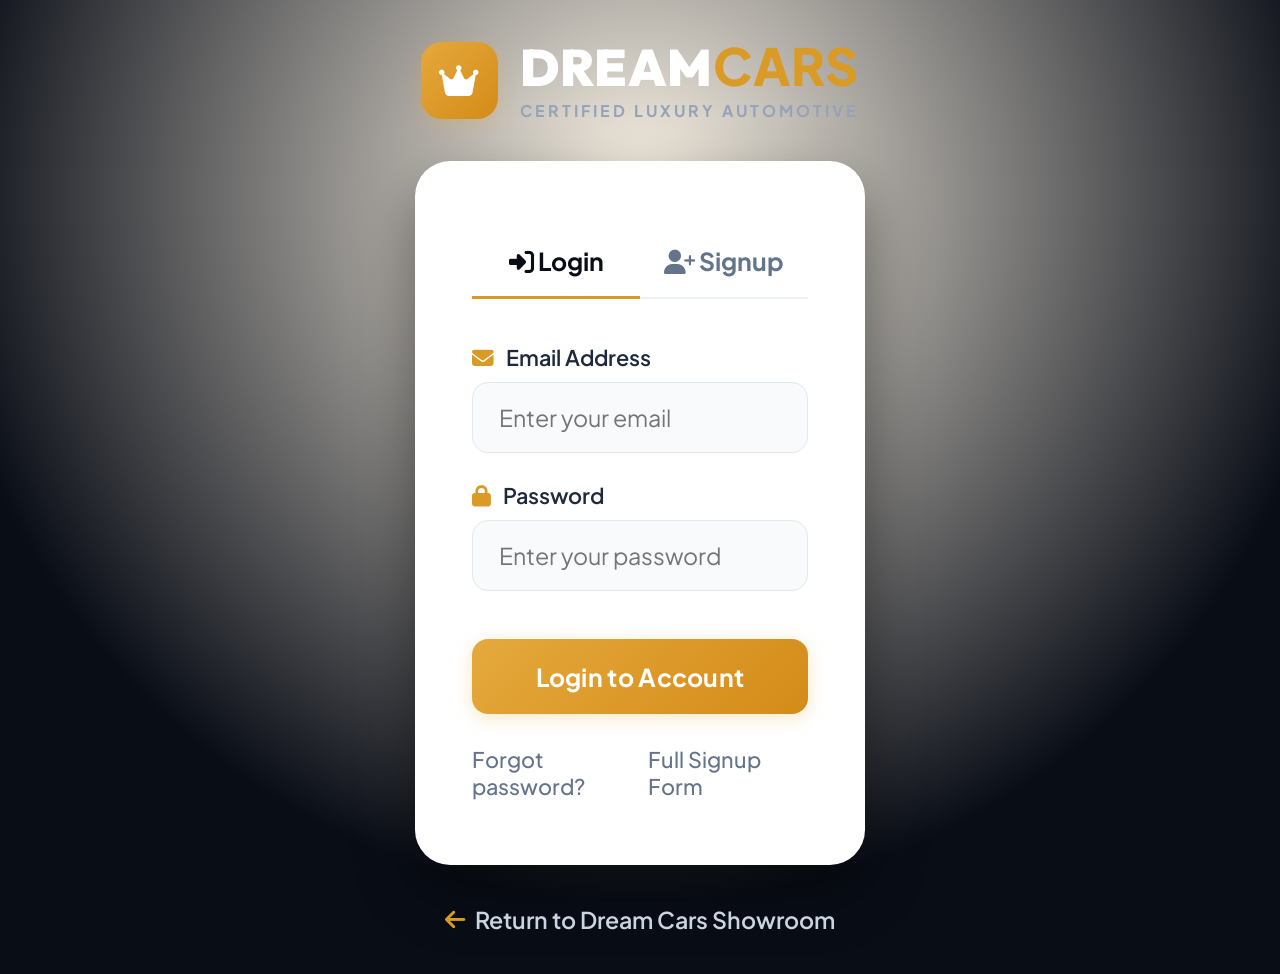
<file: login.html>
<!DOCTYPE html>
<html lang="en">

<head>
    <meta charset="UTF-8">
    <meta name="viewport" content="width=device-width, initial-scale=1.0">
    <title>Login & Signup - DREAM CARS</title>

    <!-- Font Awesome CDN -->
    <link rel="stylesheet" href="https://cdnjs.cloudflare.com/ajax/libs/font-awesome/6.5.1/css/all.min.css">

    <!-- Favicon -->
    <link rel="icon" type="image/svg+xml" href="image/favicon.svg">

    <!-- Login Stylesheet -->
    <link rel="stylesheet" href="css/login.css">
</head>

<body>
    <div class="login-brand">
        <a href="index.html">
            <div class="logo-badge"><i class="fa-solid fa-crown"></i></div>
            <div class="logo-text">
                <span class="logo-main">DREAM<span>CARS</span></span>
                <span class="logo-sub">Certified Luxury Automotive</span>
            </div>
        </a>
    </div>

    <div class="form-container">
        <div class="form-header">
            <button id="login-tab" class="active" type="button"><i class="fa-solid fa-right-to-bracket"></i> Login</button>
            <button id="signup-tab" type="button"><i class="fa-solid fa-user-plus"></i> Signup</button>
        </div>

        <!-- Login Form -->
        <form id="login-form" class="active">
            <div class="form-group">
                <label for="login-email"><i class="fa-solid fa-envelope"></i> Email Address</label>
                <input type="email" id="login-email" placeholder="Enter your email" required>
            </div>
            <div class="form-group">
                <label for="login-password"><i class="fa-solid fa-lock"></i> Password</label>
                <input type="password" id="login-password" placeholder="Enter your password" required>
            </div>
            <p class="error-message" id="login-error"></p>
            <button type="submit" class="submit-btn">Login to Account</button>
            <div class="form-footer">
                <a href="#" onclick="alert('Please contact support or register a new account.'); return false;">Forgot password?</a>
                <a href="signup.html">Full Signup Form</a>
            </div>
        </form>

        <!-- Quick Signup Form -->
        <form id="signup-form">
            <div class="form-group">
                <label for="signup-name"><i class="fa-solid fa-user"></i> Full Name</label>
                <input type="text" id="signup-name" placeholder="Enter your name" required>
            </div>
            <div class="form-group">
                <label for="signup-email"><i class="fa-solid fa-envelope"></i> Email Address</label>
                <input type="email" id="signup-email" placeholder="Enter your email" required>
            </div>
            <div class="form-group">
                <label for="signup-password"><i class="fa-solid fa-lock"></i> Password</label>
                <input type="password" id="signup-password" placeholder="Create a password" required>
            </div>
            <p class="error-message" id="signup-error"></p>
            <button type="submit" class="submit-btn">Create Account</button>
        </form>
    </div>

    <div class="back-home">
        <a href="index.html"><i class="fa-solid fa-arrow-left"></i> Return to Dream Cars Showroom</a>
    </div>

    <script src="js/login.js"></script>
</body>

</html>
</file>
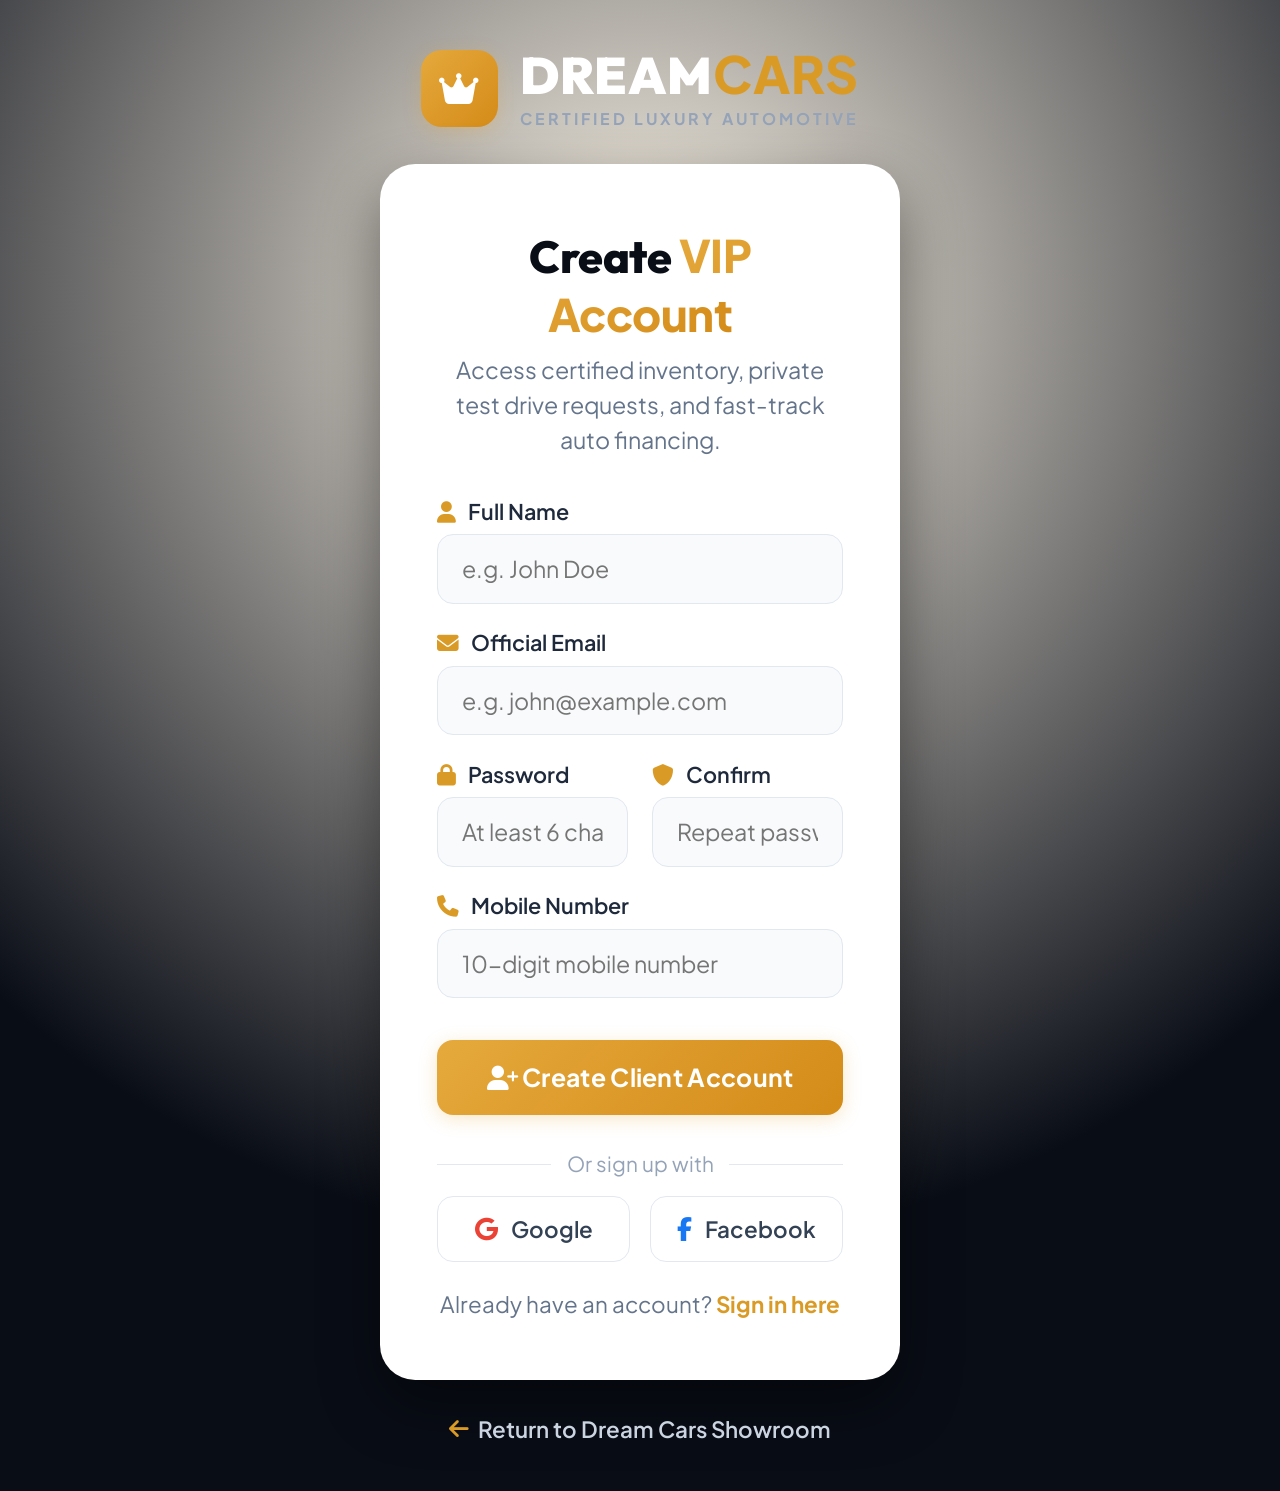
<file: signup.html>
<!DOCTYPE html>
<html lang="en">

<head>
    <meta charset="UTF-8">
    <meta http-equiv="X-UA-Compatible" content="IE=edge">
    <meta name="viewport" content="width=device-width, initial-scale=1.0">
    <title>Create VIP Client Account - DREAM CARS</title>
    <meta name="description" content="Register your Dream Cars client account for private luxury inventory alerts, concierge test drive bookings, and vehicle management.">

    <!-- Font Awesome CDN -->
    <link rel="stylesheet" href="https://cdnjs.cloudflare.com/ajax/libs/font-awesome/6.5.1/css/all.min.css">

    <!-- Favicon -->
    <link rel="icon" type="image/svg+xml" href="image/favicon.svg">

    <!-- Stylesheets -->
    <link rel="stylesheet" href="css/signup.css">
</head>

<body>
    <!-- Brand Logo -->
    <div class="signup-brand">
        <a href="index.html">
            <div class="logo-badge"><i class="fa-solid fa-crown"></i></div>
            <div class="logo-text">
                <span class="logo-main">DREAM<span>CARS</span></span>
                <span class="logo-sub">Certified Luxury Automotive</span>
            </div>
        </a>
    </div>

    <!-- Signup Container -->
    <div class="signup-container">
        <div class="signup-header">
            <h2>Create <span>VIP Account</span></h2>
            <p>Access certified inventory, private test drive requests, and fast-track auto financing.</p>
        </div>

        <form id="signup-form">
            <div class="form-group full-width">
                <label for="name"><i class="fa-solid fa-user"></i> Full Name</label>
                <input type="text" id="name" name="name" placeholder="e.g. John Doe" required>
            </div>

            <div class="form-group full-width">
                <label for="email"><i class="fa-solid fa-envelope"></i> Official Email</label>
                <input type="email" id="email" name="email" placeholder="e.g. john@example.com" required>
            </div>

            <div class="form-grid">
                <div class="form-group">
                    <label for="password"><i class="fa-solid fa-lock"></i> Password</label>
                    <input type="password" id="password" name="password" placeholder="At least 6 characters" required>
                </div>

                <div class="form-group">
                    <label for="confirm-password"><i class="fa-solid fa-shield"></i> Confirm</label>
                    <input type="password" id="confirm-password" name="confirm-password" placeholder="Repeat password" required>
                </div>
            </div>

            <div class="form-group full-width">
                <label for="phone"><i class="fa-solid fa-phone"></i> Mobile Number</label>
                <input type="tel" id="phone" name="phone" placeholder="10-digit mobile number" required>
            </div>

            <button type="submit" class="submit-btn"><i class="fa-solid fa-user-plus"></i> Create Client Account</button>
        </form>

        <div class="social-signup">
            <p>Or sign up with</p>
            <div class="social-buttons">
                <button type="button" class="social-btn google">
                    <i class="fab fa-google"></i> Google
                </button>
                <button type="button" class="social-btn facebook">
                    <i class="fab fa-facebook-f"></i> Facebook
                </button>
            </div>
        </div>

        <p class="login-link">Already have an account? <a href="login.html">Sign in here</a></p>
    </div>

    <!-- Return to Showroom -->
    <div class="back-home">
        <a href="index.html"><i class="fa-solid fa-arrow-left"></i> Return to Dream Cars Showroom</a>
    </div>

    <!-- Custom Script -->
    <script src="js/signup.js"></script>
</body>

</html>
</file>
<file: css/style.css>
/* ==========================================================================
   DREAM CARS - State-of-the-Art Luxury Automotive Design System
   ========================================================================== */

@import url('https://fonts.googleapis.com/css2?family=Outfit:wght@400;500;600;700;800;900&family=Plus+Jakarta+Sans:wght@300;400;500;600;700;800&display=swap');

:root {
    /* Brand Colors */
    --gold: #d99b26;
    --gold-light: #f5b041;
    --gold-gradient: linear-gradient(135deg, #e5a93c 0%, #d48b18 100%);
    --gold-glow: rgba(229, 169, 60, 0.28);
    --gold-subtle: rgba(229, 169, 60, 0.12);
    
    /* Dark Surface Colors */
    --obsidian: #090d16;
    --surface-dark: #101626;
    --surface-dark-card: #151d30;
    --border-dark: rgba(255, 255, 255, 0.08);
    
    /* Light Surface Colors */
    --white: #ffffff;
    --bg-page: #f8fafc;
    --bg-card: #ffffff;
    --border-card: #e2e8f0;
    --border-light: rgba(0, 0, 0, 0.06);
    
    /* Typography Colors */
    --text-primary: #0f172a;
    --text-secondary: #475569;
    --text-muted: #94a3b8;
    --text-on-dark: #f8fafc;
    
    /* Shadows */
    --shadow-sm: 0 2px 8px rgba(15, 23, 42, 0.05);
    --shadow-md: 0 8px 24px rgba(15, 23, 42, 0.08);
    --shadow-lg: 0 16px 40px rgba(15, 23, 42, 0.12);
    --shadow-hover: 0 20px 48px rgba(15, 23, 42, 0.16);
    
    /* Fonts */
    --font-heading: 'Outfit', -apple-system, BlinkMacSystemFont, sans-serif;
    --font-body: 'Plus Jakarta Sans', -apple-system, BlinkMacSystemFont, sans-serif;
}

/* Base Resets */
*, *::before, *::after {
    margin: 0;
    padding: 0;
    box-sizing: border-box;
    text-decoration: none;
    outline: none;
    -webkit-font-smoothing: antialiased;
    -moz-osx-font-smoothing: grayscale;
}

html {
    font-size: 60.5%;
    scroll-behavior: smooth;
    scroll-padding-top: 8.5rem;
    overflow-x: clip;
}

body {
    background: var(--bg-page);
    color: var(--text-primary);
    font-family: var(--font-body);
    font-size: 1.5rem;
    line-height: 1.6;
    overflow-x: clip;
}

section {
    padding: 9rem 8%;
    position: relative;
}

img {
    max-width: 100%;
    height: auto;
    display: block;
}

/* ==========================================================================
   Typography & Reusable Utilities
   ========================================================================== */

.section-tag {
    display: inline-flex;
    align-items: center;
    gap: 0.6rem;
    background: var(--gold-subtle);
    color: var(--gold);
    font-size: 1.25rem;
    font-weight: 700;
    text-transform: uppercase;
    letter-spacing: 1.5px;
    padding: 0.5rem 1.6rem;
    border-radius: 5rem;
    margin-bottom: 1.2rem;
    border: 1px solid rgba(229, 169, 60, 0.25);
}

.heading {
    text-align: center;
    font-family: var(--font-heading);
    font-size: 4rem;
    font-weight: 800;
    color: var(--text-primary);
    letter-spacing: -0.5px;
    line-height: 1.2;
    margin-bottom: 1rem;
    text-transform: capitalize;
}

.heading span {
    background: var(--gold-gradient);
    -webkit-background-clip: text;
    -webkit-text-fill-color: transparent;
    display: inline-block;
    position: relative;
}

.subheading {
    text-align: center;
    font-size: 1.6rem;
    color: var(--text-secondary);
    max-width: 650px;
    margin: 0 auto 4.5rem;
    font-weight: 400;
    line-height: 1.7;
}

/* Buttons */
.btn {
    display: inline-flex;
    align-items: center;
    justify-content: center;
    gap: 0.8rem;
    background: var(--gold-gradient);
    color: #ffffff;
    font-family: var(--font-body);
    font-size: 1.45rem;
    font-weight: 600;
    padding: 1.2rem 2.8rem;
    border-radius: 5rem;
    border: none;
    cursor: pointer;
    box-shadow: 0 4px 18px var(--gold-glow);
    transition: all 0.3s cubic-bezier(0.2, 0.8, 0.2, 1);
    letter-spacing: 0.3px;
}

.btn:hover {
    background: linear-gradient(135deg, #d48b18 0%, #b36e07 100%);
    transform: translateY(-2px);
    box-shadow: 0 8px 24px rgba(212, 139, 24, 0.4);
    color: #ffffff;
}

.btn-secondary {
    background: var(--white);
    color: var(--text-primary);
    border: 1px solid var(--border-card);
    box-shadow: var(--shadow-sm);
}

.btn-secondary:hover {
    background: #f1f5f9;
    border-color: #cbd5e1;
    transform: translateY(-2px);
    color: var(--text-primary);
}

.btn-dark {
    background: var(--surface-dark);
    color: #ffffff;
    border: 1px solid var(--border-dark);
    box-shadow: var(--shadow-sm);
}

.btn-dark:hover {
    background: var(--obsidian);
    border-color: var(--gold);
    color: var(--gold-light);
}

/* ==========================================================================
   Top Announcement Bar
   ========================================================================== */

.top-bar {
    background: var(--obsidian);
    color: #cbd5e1;
    font-size: 1.25rem;
    padding: 0.75rem clamp(1.5rem, 3.5vw, 4.5rem);
    display: flex;
    justify-content: space-between;
    align-items: center;
    border-bottom: 1px solid rgba(255, 255, 255, 0.06);
    position: relative;
    z-index: 1001;
    transition: all 0.3s ease;
}

.top-bar-left, .top-bar-right {
    display: flex;
    align-items: center;
    gap: 1.8rem;
}

.top-bar a {
    color: #cbd5e1;
    display: flex;
    align-items: center;
    gap: 0.6rem;
    transition: color 0.2s;
}

.top-bar a:hover {
    color: var(--gold-light);
}

.top-bar i {
    color: var(--gold-light);
    font-size: 1.2rem;
}

/* ==========================================================================
   Header & Navigation
   ========================================================================== */

.header {
    position: -webkit-sticky;
    position: sticky;
    top: 0;
    left: 0;
    right: 0;
    width: 100%;
    z-index: 1000;
    background: rgba(255, 255, 255, 0.98);
    backdrop-filter: blur(16px);
    -webkit-backdrop-filter: blur(16px);
    display: flex;
    justify-content: space-between;
    align-items: center;
    padding: 1.3rem clamp(1.8rem, 4vw, 5rem);
    border-bottom: 1px solid var(--border-light);
    box-shadow: 0 4px 20px rgba(15, 23, 42, 0.04);
    transition: all 0.3s ease;
    gap: 1.6rem;
}

.header.active {
    padding: 1rem clamp(1.8rem, 4vw, 5rem);
    background: rgba(255, 255, 255, 0.98);
    box-shadow: 0 6px 24px rgba(15, 23, 42, 0.08);
}

.header .logo {
    display: flex;
    align-items: center;
    gap: 1.2rem;
    text-decoration: none;
    flex-shrink: 0;
}

.header .logo .logo-badge {
    width: 4rem;
    height: 4rem;
    border-radius: 1.1rem;
    background: var(--gold-gradient);
    display: flex;
    align-items: center;
    justify-content: center;
    color: #ffffff;
    font-size: 1.7rem;
    box-shadow: 0 4px 14px var(--gold-glow);
    flex-shrink: 0;
    transition: transform 0.3s ease;
}

.header .logo:hover .logo-badge {
    transform: rotate(6deg) scale(1.05);
}

.header .logo .logo-text {
    display: flex;
    flex-direction: column;
    line-height: 1;
}

.header .logo .logo-main {
    font-family: var(--font-heading);
    font-size: clamp(2.1rem, 1.8vw, 2.5rem);
    font-weight: 900;
    color: var(--obsidian);
    letter-spacing: 0.5px;
    line-height: 1;
    white-space: nowrap;
}

.header .logo .logo-main span {
    color: var(--gold);
}

.header .logo .logo-sub {
    font-size: 0.84rem;
    font-weight: 700;
    letter-spacing: 1.8px;
    color: var(--text-muted);
    text-transform: uppercase;
    margin-top: 0.35rem;
    white-space: nowrap;
}

.header .navbar {
    display: flex;
    align-items: center;
    gap: 0.5rem;
}

.header .navbar a {
    font-size: 1.35rem;
    font-weight: 600;
    color: var(--text-secondary);
    padding: 0.75rem 1.35rem;
    border-radius: 0.8rem;
    transition: all 0.22s ease;
    white-space: nowrap;
}

.header .navbar a:hover,
.header .navbar a.active {
    color: var(--obsidian);
    background: #f1f5f9;
}

.header .header-actions {
    display: flex;
    align-items: center;
    gap: 1.1rem;
    flex-shrink: 0;
}

.header .btn-header-cta {
    padding: 0.85rem 1.8rem;
    font-size: 1.3rem;
    white-space: nowrap;
    font-weight: 600;
    border-radius: 5rem;
    display: inline-flex;
    align-items: center;
    gap: 0.7rem;
}

.header #login-btn {
    display: flex;
    align-items: center;
}

.header #login-btn .btn {
    padding: 0.85rem 1.8rem;
    font-size: 1.3rem;
    background: var(--obsidian);
    box-shadow: none;
    color: #fff;
    border: 1px solid var(--obsidian);
    white-space: nowrap;
    font-weight: 600;
    border-radius: 5rem;
    display: inline-flex;
    align-items: center;
    gap: 0.7rem;
}

.header #login-btn .btn:hover {
    background: var(--gold-gradient);
    border-color: transparent;
    color: #fff;
}

.header #login-btn i.login-icon-btn,
.header #login-btn > i {
    display: none;
    width: 3.8rem;
    height: 3.8rem;
    border-radius: 50%;
    background: #f1f5f9;
    color: var(--obsidian);
    align-items: center;
    justify-content: center;
    font-size: 1.6rem;
    cursor: pointer;
    border: 1px solid var(--border-light);
    transition: all 0.25s ease;
}

.header #login-btn i.login-icon-btn:hover,
.header #login-btn > i:hover {
    background: var(--gold-gradient);
    color: #ffffff;
    border-color: transparent;
}

#menu-btn {
    display: none;
    width: 3.8rem;
    height: 3.8rem;
    border-radius: 0.9rem;
    background: #f1f5f9;
    color: var(--obsidian);
    align-items: center;
    justify-content: center;
    font-size: 1.7rem;
    cursor: pointer;
    border: 1px solid var(--border-light);
    transition: all 0.25s ease;
    flex-shrink: 0;
}

#menu-btn:hover,
#menu-btn.fa-xmark {
    background: var(--obsidian);
    color: var(--gold-light);
    border-color: var(--obsidian);
}

.user-info {
    display: flex;
    align-items: center;
    gap: 0.8rem;
    flex-shrink: 0;
}

.user-info .user-name {
    font-size: 1.35rem;
    font-weight: 600;
    color: var(--obsidian);
    white-space: nowrap;
}

.user-info .btn {
    padding: 0.65rem 1.2rem;
    font-size: 1.2rem;
    background: #fee2e2;
    color: #b91c1c;
    box-shadow: none;
    border-radius: 5rem;
    white-space: nowrap;
}

.user-info .btn:hover {
    background: #b91c1c;
    color: #fff;
}

.nav-drawer-actions {
    display: none;
}

/* Mobile & Tablet Backdrop */
.navbar-backdrop {
    position: fixed;
    top: 0;
    left: 0;
    right: 0;
    bottom: 0;
    background: rgba(9, 13, 22, 0.5);
    backdrop-filter: blur(4px);
    -webkit-backdrop-filter: blur(4px);
    z-index: 998;
    opacity: 0;
    visibility: hidden;
    transition: opacity 0.3s ease, visibility 0.3s ease;
}

.navbar-backdrop.active {
    opacity: 1;
    visibility: visible;
}

/* ==========================================================================
   Hero Section
   ========================================================================== */

.home {
    padding: 4rem 4% 3rem;
    min-height: calc(100vh - 110px);
    width: 100%;
    display: flex;
    flex-direction: column;
    align-items: center;
    justify-content: center;
    text-align: center;
    background: radial-gradient(ellipse at 50% 45%, rgba(229, 169, 60, 0.15) 0%, rgba(248, 250, 252, 0) 75%);
    position: relative;
    overflow: hidden;
}

.home .hero-pill {
    display: inline-flex;
    align-items: center;
    gap: 0.8rem;
    background: rgba(229, 169, 60, 0.14);
    color: #8c5d08;
    border: 1px solid rgba(229, 169, 60, 0.3);
    font-size: 1.35rem;
    font-weight: 700;
    padding: 0.6rem 2.2rem;
    border-radius: 5rem;
    margin-bottom: 1.6rem;
}

.home h1 {
    font-family: var(--font-heading);
    font-size: clamp(3.8rem, 5.2vw, 6.6rem);
    font-weight: 900;
    color: var(--obsidian);
    line-height: 1.12;
    letter-spacing: -1.5px;
    margin-bottom: 1.5rem;
    max-width: 1100px;
    width: 100%;
}

.home h1 span {
    background: var(--gold-gradient);
    -webkit-background-clip: text;
    -webkit-text-fill-color: transparent;
}

.home .hero-desc {
    font-size: 1.75rem;
    color: var(--text-secondary);
    max-width: 820px;
    width: 100%;
    margin: 0 auto 2.5rem;
    line-height: 1.65;
}

.home .hero-cta-group {
    display: flex;
    align-items: center;
    justify-content: center;
    gap: 1.8rem;
    margin-bottom: 2.8rem;
    flex-wrap: wrap;
}

.home .hero-car-wrapper {
    position: relative;
    width: 100%;
    max-width: 1180px;
    margin: 0 auto;
    display: flex;
    justify-content: center;
    align-items: center;
}

.home .hero-car-wrapper img {
    width: 100%;
    max-width: 1140px;
    filter: drop-shadow(0 25px 30px rgba(15, 23, 42, 0.22));
    margin: 0 auto;
    object-fit: contain;
}

.home .hero-car-glow {
    position: absolute;
    width: 85%;
    height: 140px;
    background: radial-gradient(ellipse at center, rgba(229, 169, 60, 0.35) 0%, transparent 70%);
    bottom: -15px;
    left: 7.5%;
    z-index: -1;
    border-radius: 50%;
}

.home .hero-highlights {
    display: flex;
    align-items: center;
    justify-content: center;
    gap: 1.4rem;
    flex-wrap: wrap;
    margin-top: 2.8rem;
    width: 100%;
    max-width: 1200px;
    z-index: 2;
}

.home .highlight-chip {
    display: inline-flex;
    align-items: center;
    gap: 0.8rem;
    background: #ffffff;
    border: 1px solid var(--border-card);
    padding: 0.9rem 1.8rem;
    border-radius: 5rem;
    font-size: 1.3rem;
    font-weight: 600;
    color: var(--text-secondary);
    box-shadow: var(--shadow-sm);
    transition: all 0.25s ease;
}

.home .highlight-chip i {
    color: var(--gold);
    font-size: 1.4rem;
}

.home .highlight-chip:hover {
    transform: translateY(-2px);
    box-shadow: var(--shadow-md);
    border-color: rgba(229, 169, 60, 0.4);
    color: var(--obsidian);
}

/* ==========================================================================
   Trust / Stats Bar
   ========================================================================== */

.icons-container {
    padding: 3.5rem 4%;
    max-width: 1350px;
    margin: 0 auto;
    width: 100%;
    display: grid;
    grid-template-columns: repeat(4, 1fr);
    gap: 2rem;
    background: var(--white);
    border-top: 1px solid var(--border-light);
    border-bottom: 1px solid var(--border-light);
    box-shadow: 0 4px 15px rgba(0, 0, 0, 0.02);
}

.icons-container .icons {
    display: flex;
    align-items: center;
    gap: 1.6rem;
    padding: 2rem;
    border-radius: 1.2rem;
    background: var(--bg-page);
    border: 1px solid var(--border-light);
    transition: all 0.3s ease;
}

.icons-container .icons:hover {
    transform: translateY(-4px);
    box-shadow: var(--shadow-md);
    background: var(--white);
    border-color: rgba(229, 169, 60, 0.4);
}

.icons-container .icons i {
    width: 5.2rem;
    height: 5.2rem;
    border-radius: 1.2rem;
    background: var(--gold-subtle);
    color: var(--gold);
    display: flex;
    align-items: center;
    justify-content: center;
    font-size: 2.2rem;
    flex-shrink: 0;
    transition: all 0.3s ease;
}

.icons-container .icons:hover i {
    background: var(--gold-gradient);
    color: #ffffff;
}

.icons-container .icons .content h3 {
    font-family: var(--font-heading);
    font-size: 2.6rem;
    font-weight: 800;
    color: var(--obsidian);
    line-height: 1.1;
}

.icons-container .icons .content p {
    font-size: 1.35rem;
    color: var(--text-secondary);
    font-weight: 500;
    margin-top: 0.2rem;
}

/* ==========================================================================
   Popular Vehicles Section (Showroom Grid / Carousel)
   ========================================================================== */

.vehical {
    background: var(--bg-page);
}

.vehical .slider {
    max-width: 950px;
    margin: 0 auto;
    position: relative;
}

.vehical .slider .wrapper {
    position: relative;
    overflow: hidden;
    border-radius: 2.4rem;
    background: var(--white);
    box-shadow: var(--shadow-lg);
    border: 1px solid var(--border-card);
    padding: 5.5rem clamp(2.5rem, 5vw, 5rem) 5.2rem;
}

.vehical .slider .wrapper .wraper-box {
    display: flex;
    transition: transform 0.5s cubic-bezier(0.25, 1, 0.5, 1);
    width: 100%;
}

.vehical .slider .wrapper .wraper-box .box {
    min-width: 100%;
    box-sizing: border-box;
    display: flex;
    flex-direction: column;
    align-items: center;
    text-align: center;
    position: relative;
    padding: 0 1.5rem;
}

.vehical .slider .car-badge {
    background: rgba(229, 169, 60, 0.15);
    color: #8c5d08;
    font-size: 1.25rem;
    font-weight: 700;
    padding: 0.65rem 2.2rem;
    border-radius: 5rem;
    text-transform: uppercase;
    letter-spacing: 1.2px;
    margin-bottom: 3.5rem;
    display: inline-block;
    border: 1px solid rgba(229, 169, 60, 0.25);
}

.vehical .slider .wrapper .wraper-box .box img {
    width: 100%;
    max-width: 480px;
    height: 220px;
    object-fit: contain;
    margin: 0.5rem auto 1.5rem;
    filter: drop-shadow(0 18px 22px rgba(15, 23, 42, 0.18));
    transition: transform 0.35s ease;
}

.vehical .slider .wrapper .wraper-box .box:hover img {
    transform: scale(1.04);
}

.vehical .slider .box .content {
    width: 100%;
    max-width: 760px;
    margin-top: 2rem;
    display: flex;
    flex-direction: column;
    align-items: center;
}

.vehical .slider .box .content h3 {
    font-family: var(--font-heading);
    font-size: 3rem;
    font-weight: 800;
    color: var(--obsidian);
    text-transform: capitalize;
    letter-spacing: -0.5px;
    margin-bottom: 0.8rem;
}

.vehical .slider .box .content .price {
    font-family: var(--font-heading);
    font-size: 2.5rem;
    font-weight: 800;
    color: var(--gold);
    margin-bottom: 2.6rem;
    display: flex;
    align-items: center;
    justify-content: center;
    gap: 0.8rem;
}

.vehical .slider .box .content .price small {
    font-size: 1.35rem;
    font-weight: 500;
    color: var(--text-muted);
}

.vehical .slider .specs-grid {
    display: grid;
    grid-template-columns: repeat(4, 1fr);
    gap: 1.2rem;
    width: 100%;
    max-width: 760px;
    margin: 0 auto 3rem;
}

.vehical .slider .spec-item {
    background: #f8fafc;
    border: 1px solid #e2e8f0;
    border-radius: 1.2rem;
    padding: 1.15rem 1.2rem;
    font-size: 1.28rem;
    color: #334155;
    font-weight: 600;
    display: flex;
    align-items: center;
    justify-content: center;
    gap: 0.75rem;
    text-transform: capitalize;
    white-space: nowrap;
    min-height: 4.8rem;
    box-shadow: 0 2px 6px rgba(15, 23, 42, 0.04);
    transition: all 0.25s ease;
}

.vehical .slider .spec-item i {
    color: var(--gold);
    font-size: 1.35rem;
    flex-shrink: 0;
    line-height: 1;
}

.vehical .slider .spec-item span {
    white-space: nowrap;
    line-height: 1.1;
    display: inline-block;
}

.vehical .slider .box .content .btn {
    padding: 1.35rem 4.8rem;
    font-size: 1.55rem;
    font-weight: 600;
    border-radius: 5rem;
    margin-bottom: 0.5rem;
}

/* Vehicle Navigation Arrows */
.vehical .slider .wrapper .preNext {
    position: absolute;
    top: 31%;
    transform: translateY(-50%);
    width: 5rem;
    height: 5rem;
    border-radius: 50%;
    background: var(--white);
    box-shadow: 0 4px 18px rgba(15, 23, 42, 0.15);
    border: 1px solid var(--border-light);
    display: flex;
    align-items: center;
    justify-content: center;
    font-size: 1.8rem;
    color: var(--obsidian);
    cursor: pointer;
    z-index: 10;
    transition: all 0.25s ease;
}

.vehical .slider .wrapper .preNext:hover {
    background: var(--gold-gradient);
    color: #ffffff;
    transform: translateY(-50%) scale(1.1);
    box-shadow: 0 6px 24px var(--gold-glow);
}

.vehical .slider .wrapper .preNext#preBtn { left: 1.8rem; }
.vehical .slider .wrapper .preNext#nextBtn { right: 1.8rem; }

/* Vehicle Indicator Dots */
.vehical .slider .activeCircle {
    display: flex;
    justify-content: center;
    align-items: center;
    gap: 1rem;
    margin-top: 3rem;
}

.vehical .slider .activeCircle .fa-circle {
    font-size: 1.1rem;
    color: #cbd5e1;
    cursor: pointer;
    transition: all 0.3s ease;
    padding: 0.4rem;
}

.vehical .slider .activeCircle .fa-circle.fa-solid {
    color: var(--gold);
    transform: scale(1.4);
}

/* Vehicle Switcher Thumbnails */
.vehicle-thumbnails {
    display: flex;
    justify-content: center;
    align-items: center;
    gap: 1.2rem;
    margin-top: 3.2rem;
    flex-wrap: wrap;
}

.thumb-item {
    display: flex;
    align-items: center;
    gap: 0.8rem;
    background: #ffffff;
    border: 1px solid var(--border-card);
    padding: 0.8rem 1.6rem;
    border-radius: 1.2rem;
    cursor: pointer;
    transition: all 0.25s ease;
    font-family: var(--font-body);
    box-shadow: var(--shadow-sm);
}

.thumb-item img {
    width: 4.8rem;
    height: 2.8rem;
    object-fit: contain;
    filter: drop-shadow(0 2px 4px rgba(0,0,0,0.1));
}

.thumb-item span {
    font-size: 1.3rem;
    font-weight: 700;
    color: var(--text-secondary);
}

.thumb-item:hover {
    border-color: var(--gold);
    transform: translateY(-2px);
    box-shadow: var(--shadow-md);
}

.thumb-item.active {
    background: var(--obsidian);
    border-color: var(--gold);
    box-shadow: 0 4px 18px var(--gold-glow);
}

.thumb-item.active span {
    color: #ffffff;
}

/* ==========================================================================
   Services Section (The Dream Cars Advantage)
   ========================================================================== */

.services {
    background: var(--white);
}

.services .box-container {
    display: grid;
    grid-template-columns: repeat(3, 1fr);
    gap: 3rem;
}

.services .box-container .box {
    padding: 3.8rem 3rem;
    border-radius: 1.8rem;
    background: var(--bg-page);
    border: 1px solid var(--border-card);
    transition: all 0.35s cubic-bezier(0.2, 0.8, 0.2, 1);
    text-align: left;
    position: relative;
    overflow: hidden;
}

.services .box-container .box:hover {
    transform: translateY(-8px);
    background: var(--white);
    box-shadow: var(--shadow-hover);
    border-color: rgba(229, 169, 60, 0.5);
}

.services .box-container .box i {
    width: 4.6rem;
    height: 4.6rem;
    border-radius: 1.1rem;
    font-size: 1.9rem;
    color: #ffffff;
    background: var(--gold-gradient);
    display: flex;
    align-items: center;
    justify-content: center;
    margin-bottom: 1.8rem;
    box-shadow: 0 4px 14px var(--gold-glow);
    transition: transform 0.3s ease;
}

.services .box-container .box:hover i {
    transform: scale(1.08) rotate(3deg);
}

.services .box-container .box h3 {
    font-family: var(--font-heading);
    color: var(--obsidian);
    font-size: 2.1rem;
    font-weight: 700;
    margin-bottom: 1rem;
}

.services .box-container .box p {
    color: var(--text-secondary);
    font-size: 1.45rem;
    line-height: 1.7;
    margin-bottom: 0;
}

.services-cta {
    text-align: center;
    margin-top: 4.5rem;
}

.services-cta .btn {
    padding: 1.35rem 3.8rem;
    font-size: 1.55rem;
}

/* ==========================================================================
   Interactive Loan & EMI Calculator
   ========================================================================== */

.calculator-section {
    background: radial-gradient(circle at 50% 25%, rgba(229, 169, 60, 0.08) 0%, rgba(248, 250, 252, 1) 75%);
    padding: 8rem 8%;
}

.calc-card {
    max-width: 1050px;
    margin: 0 auto;
    background: var(--white);
    border-radius: 2.4rem;
    box-shadow: var(--shadow-lg);
    border: 1px solid var(--border-card);
    padding: 4.5rem;
    display: grid;
    grid-template-columns: 1.4fr 1fr;
    gap: 4.5rem;
    align-items: center;
}

.calc-inputs {
    display: flex;
    flex-direction: column;
    gap: 2.4rem;
}

.calc-group {
    display: flex;
    flex-direction: column;
    gap: 0.8rem;
}

.calc-label-row {
    display: flex;
    justify-content: space-between;
    align-items: center;
}

.calc-label-row label {
    font-size: 1.45rem;
    font-weight: 700;
    color: var(--obsidian);
    display: flex;
    align-items: center;
    gap: 0.6rem;
}

.calc-label-row label i {
    color: var(--gold);
    font-size: 1.4rem;
}

.calc-value {
    font-family: var(--font-heading);
    font-size: 1.65rem;
    font-weight: 800;
    color: var(--gold);
    background: var(--gold-subtle);
    padding: 0.35rem 1.2rem;
    border-radius: 5rem;
    border: 1px solid rgba(229, 169, 60, 0.25);
}

.calc-group input[type="range"] {
    width: 100%;
    -webkit-appearance: none;
    appearance: none;
    height: 7px;
    background: #e2e8f0;
    border-radius: 5px;
    outline: none;
    cursor: pointer;
}

.calc-group input[type="range"]::-webkit-slider-thumb {
    -webkit-appearance: none;
    appearance: none;
    width: 22px;
    height: 22px;
    border-radius: 50%;
    background: var(--gold-gradient);
    cursor: pointer;
    box-shadow: 0 2px 10px var(--gold-glow);
    border: 2px solid #ffffff;
    transition: transform 0.15s ease;
}

.calc-group input[type="range"]::-webkit-slider-thumb:hover {
    transform: scale(1.2);
}

.calc-group input[type="range"]::-moz-range-thumb {
    width: 22px;
    height: 22px;
    border-radius: 50%;
    background: var(--gold-gradient);
    cursor: pointer;
    box-shadow: 0 2px 10px var(--gold-glow);
    border: 2px solid #ffffff;
}

.range-limits {
    display: flex;
    justify-content: space-between;
    font-size: 1.15rem;
    color: var(--text-muted);
    font-weight: 600;
}

.calc-row-two {
    display: grid;
    grid-template-columns: 1fr 1fr;
    gap: 1.8rem;
}

.calc-results {
    background: var(--obsidian);
    color: #ffffff;
    border-radius: 2rem;
    padding: 3.5rem 3rem;
    border: 1px solid var(--border-dark);
    box-shadow: 0 15px 35px rgba(0, 0, 0, 0.35);
    display: flex;
    flex-direction: column;
    justify-content: space-between;
    gap: 2.2rem;
    position: relative;
    overflow: hidden;
}

.calc-results::before {
    content: '';
    position: absolute;
    top: -50px;
    right: -50px;
    width: 150px;
    height: 150px;
    background: radial-gradient(circle, rgba(229, 169, 60, 0.25) 0%, transparent 70%);
    border-radius: 50%;
    pointer-events: none;
}

.calc-results .result-badge {
    display: inline-flex;
    align-items: center;
    gap: 0.6rem;
    background: rgba(229, 169, 60, 0.18);
    color: var(--gold-light);
    font-size: 1.15rem;
    font-weight: 700;
    text-transform: uppercase;
    letter-spacing: 1px;
    padding: 0.4rem 1.4rem;
    border-radius: 5rem;
    align-self: flex-start;
    border: 1px solid rgba(229, 169, 60, 0.3);
}

.calc-results .result-box {
    text-align: center;
    padding: 1.5rem 0;
    border-top: 1px solid rgba(255, 255, 255, 0.08);
    border-bottom: 1px solid rgba(255, 255, 255, 0.08);
}

.calc-results .result-title {
    display: block;
    font-size: 1.35rem;
    color: #94a3b8;
    text-transform: uppercase;
    letter-spacing: 1px;
    margin-bottom: 0.5rem;
}

.calc-results .result-emi {
    display: block;
    font-family: var(--font-heading);
    font-size: 3.8rem;
    font-weight: 900;
    background: var(--gold-gradient);
    -webkit-background-clip: text;
    -webkit-text-fill-color: transparent;
    line-height: 1.1;
    margin-bottom: 0.3rem;
}

.calc-results .result-note {
    font-size: 1.15rem;
    color: #64748b;
}

.calc-results .result-breakdown {
    display: flex;
    flex-direction: column;
    gap: 1rem;
}

.calc-results .breakdown-item {
    display: flex;
    justify-content: space-between;
    font-size: 1.35rem;
    color: #cbd5e1;
}

.calc-results .breakdown-item strong {
    color: #ffffff;
    font-weight: 700;
}

.calc-results .breakdown-item.total {
    padding-top: 0.8rem;
    border-top: 1px dashed rgba(255, 255, 255, 0.15);
    font-size: 1.45rem;
}

.calc-results .breakdown-item.total strong {
    color: var(--gold-light);
}

.calc-results .btn-block {
    width: 100%;
    padding: 1.35rem;
    font-size: 1.45rem;
    font-weight: 700;
    text-align: center;
}

/* ==========================================================================
   Featured Supercars ("The Luxury Vault")
   ========================================================================== */

.featured {
    background: var(--obsidian);
    color: var(--text-on-dark);
}

.featured .heading {
    color: #ffffff;
}

.featured .subheading {
    color: #94a3b8;
}

.featured-slider {
    max-width: 1200px;
    margin: 0 auto;
    position: relative;
}

.featured-slider .featured-wrapper {
    position: relative;
    padding: 1rem 0;
}

.featured-slider .featured-wrapper .featured-wrapper2 {
    overflow: hidden;
    width: 100%;
}

.featured-slider .featured-wrapper .featured-wrapper-box {
    display: flex;
    gap: 2.5rem;
    transition: transform 0.5s cubic-bezier(0.25, 1, 0.5, 1);
}

.featured-slider .featured-wrapper .featured-wrapper-box .box {
    flex: 0 0 calc(33.333% - 1.7rem);
    background: var(--surface-dark-card);
    border-radius: 2rem;
    padding: 3rem 2.4rem;
    text-align: center;
    border: 1px solid var(--border-dark);
    box-shadow: 0 10px 30px rgba(0, 0, 0, 0.35);
    transition: all 0.35s ease;
    display: flex;
    flex-direction: column;
    justify-content: space-between;
}

.featured-slider .featured-wrapper .featured-wrapper-box .box:hover {
    transform: translateY(-8px);
    border-color: rgba(229, 169, 60, 0.45);
    box-shadow: 0 16px 40px rgba(0, 0, 0, 0.5), 0 0 20px rgba(229, 169, 60, 0.15);
}

.featured-slider .featured-wrapper .box img {
    width: 100%;
    height: 170px;
    object-fit: contain;
    margin: 1rem auto 2rem;
    filter: drop-shadow(0 12px 16px rgba(0, 0, 0, 0.45));
    transition: transform 0.35s ease;
}

.featured-slider .featured-wrapper .box:hover img {
    transform: scale(1.06);
}

.featured-slider .featured-wrapper .box h3 {
    font-family: var(--font-heading);
    font-size: 2.3rem;
    font-weight: 800;
    color: #ffffff;
    margin-bottom: 0.6rem;
    letter-spacing: 0.5px;
}

.featured-slider .featured-wrapper .box .stars {
    margin-bottom: 1.2rem;
}

.featured-slider .featured-wrapper .box .stars i {
    font-size: 1.35rem;
    color: var(--gold-light);
    margin: 0 0.15rem;
}

.featured-slider .featured-wrapper .box .price {
    font-family: var(--font-heading);
    font-size: 2.3rem;
    font-weight: 800;
    color: var(--gold-light);
    margin-bottom: 2rem;
}

.featured-slider .featured-wrapper .box .btn {
    width: 100%;
    padding: 1.1rem;
    font-size: 1.4rem;
}

/* Featured Navigation Arrows */
.featured-slider .featured-wrapper .preNext {
    position: absolute;
    top: 50%;
    transform: translateY(-50%);
    width: 5rem;
    height: 5rem;
    border-radius: 50%;
    background: var(--surface-dark-card);
    border: 1px solid var(--border-dark);
    box-shadow: 0 4px 20px rgba(0, 0, 0, 0.4);
    display: flex;
    align-items: center;
    justify-content: center;
    font-size: 1.8rem;
    color: #ffffff;
    cursor: pointer;
    z-index: 10;
    transition: all 0.25s ease;
}

.featured-slider .featured-wrapper .preNext:hover {
    background: var(--gold-gradient);
    color: #ffffff;
    border-color: transparent;
    transform: translateY(-50%) scale(1.1);
}

.featured-slider .featured-wrapper .preNext#fPreBtn { left: -2.5rem; }
.featured-slider .featured-wrapper .preNext#fNextBtn { right: -2.5rem; }

.featured-slider .fActCircle {
    display: flex;
    justify-content: center;
    gap: 1rem;
    margin-top: 3rem;
}

.featured-slider .fActCircle .fa-circle {
    font-size: 1rem;
    color: #334155;
    cursor: pointer;
    padding: 0.4rem;
    transition: all 0.3s ease;
}

.featured-slider .fActCircle .fa-circle.fa-solid {
    color: var(--gold-light);
    transform: scale(1.4);
}

/* ==========================================================================
   Subscribe Section
   ========================================================================== */

.subscribe {
    padding: 8rem 8%;
    text-align: center;
    background: linear-gradient(135deg, rgba(9, 13, 22, 0.94) 0%, rgba(16, 22, 38, 0.94) 100%), url('../image/carbg.png') no-repeat center/cover;
    position: relative;
    border-top: 1px solid var(--border-dark);
    border-bottom: 1px solid var(--border-dark);
}

.subscribe h3 {
    color: #ffffff;
    font-family: var(--font-heading);
    font-size: 3.8rem;
    font-weight: 800;
    margin-bottom: 1.2rem;
}

.subscribe p {
    color: #cbd5e1;
    font-size: 1.65rem;
    max-width: 620px;
    margin: 0 auto 3.5rem;
    line-height: 1.7;
}

.subscribe form {
    margin: 0 auto;
    max-width: 58rem;
    height: 5.6rem;
    display: flex;
    background: var(--white);
    border-radius: 5rem;
    padding: 0.45rem;
    box-shadow: 0 12px 35px rgba(0, 0, 0, 0.45);
}

.subscribe form input[type="email"] {
    height: 100%;
    width: 100%;
    font-size: 1.5rem;
    color: var(--obsidian);
    padding: 0 2.2rem;
    border: none;
    background: transparent;
    font-family: var(--font-body);
}

.subscribe form input[type="submit"] {
    height: 100%;
    padding: 0 3.2rem;
    font-size: 1.45rem;
    font-weight: 700;
    color: #ffffff;
    background: var(--gold-gradient);
    cursor: pointer;
    border: none;
    border-radius: 5rem;
    text-transform: uppercase;
    letter-spacing: 0.5px;
    transition: all 0.3s ease;
}

.subscribe form input[type="submit"]:hover {
    background: var(--obsidian);
}

/* ==========================================================================
   Customer Reviews Section
   ========================================================================== */

.reviews {
    background: var(--bg-page);
}

.reviews .review-slider {
    max-width: 850px;
    margin: 0 auto;
    position: relative;
}

.reviews .review-slider .review-wrapper {
    overflow: hidden;
    width: 100%;
    border-radius: 2.4rem;
}

.reviews .review-slider .review-wrapper-box {
    display: flex;
    transition: transform 0.5s cubic-bezier(0.25, 1, 0.5, 1);
}

.reviews .review-slider .box {
    min-width: 100%;
    background: var(--white);
    border: 1px solid var(--border-card);
    border-radius: 2.4rem;
    padding: 4.5rem 4rem;
    text-align: center;
    box-shadow: var(--shadow-lg);
}

.reviews .review-slider .box img {
    width: 8.5rem;
    height: 8.5rem;
    border-radius: 50%;
    object-fit: cover;
    margin: 0 auto 1.8rem;
    border: 3px solid var(--gold);
    box-shadow: 0 6px 20px rgba(0, 0, 0, 0.1);
}

.reviews .review-slider .box .verified-badge {
    display: inline-flex;
    align-items: center;
    gap: 0.5rem;
    background: #ecfdf5;
    color: #047857;
    font-size: 1.2rem;
    font-weight: 700;
    padding: 0.35rem 1.4rem;
    border-radius: 5rem;
    margin-bottom: 1.5rem;
}

.reviews .review-slider .box .content p {
    font-size: 1.65rem;
    color: #334155;
    font-style: italic;
    line-height: 1.8;
    max-width: 650px;
    margin: 0 auto 2rem;
}

.reviews .review-slider .box .content h3 {
    font-family: var(--font-heading);
    font-size: 2.2rem;
    font-weight: 800;
    color: var(--obsidian);
}

.reviews .review-slider .box .content h4 {
    font-size: 1.35rem;
    color: var(--text-muted);
    font-weight: 500;
    margin-top: 0.3rem;
}

.reviews .review-slider .box .stars {
    margin-top: 1rem;
}

.reviews .review-slider .box .stars i {
    font-size: 1.5rem;
    color: var(--gold);
    margin: 0 0.2rem;
}

.reviews .review-slider .rPreNext {
    position: absolute;
    top: 50%;
    transform: translateY(-50%);
    width: 5rem;
    height: 5rem;
    border-radius: 50%;
    background: var(--white);
    box-shadow: var(--shadow-md);
    border: 1px solid var(--border-card);
    display: flex;
    align-items: center;
    justify-content: center;
    font-size: 1.8rem;
    color: var(--obsidian);
    cursor: pointer;
    z-index: 10;
    transition: all 0.25s ease;
}

.reviews .review-slider .rPreNext:hover {
    background: var(--gold-gradient);
    color: #ffffff;
    border-color: transparent;
    transform: translateY(-50%) scale(1.1);
}

.reviews .review-slider .rPreNext#rPreBtn { left: -2.5rem; }
.reviews .review-slider .rPreNext#rNextBtn { right: -2.5rem; }

.reviews .review-slider .rActCircle {
    display: flex;
    justify-content: center;
    gap: 1rem;
    margin-top: 3rem;
}

.reviews .review-slider .rActCircle .fa-circle {
    font-size: 1.1rem;
    color: #cbd5e1;
    cursor: pointer;
    padding: 0.4rem;
    transition: all 0.3s ease;
}

.reviews .review-slider .rActCircle .fa-circle.fa-solid {
    color: var(--gold);
    transform: scale(1.4);
}

/* ==========================================================================
   Contact Section
   ========================================================================== */

.contact {
    background: var(--white);
}

.contact .row {
    display: flex;
    flex-wrap: wrap;
    gap: 3.5rem;
    max-width: 1100px;
    margin: 0 auto;
}

.contact .row .map {
    flex: 1 1 45rem;
    width: 100%;
    min-height: 42rem;
    border: none;
    border-radius: 2rem;
    box-shadow: var(--shadow-md);
    border: 1px solid var(--border-card);
}

.contact .row form {
    flex: 1 1 45rem;
    background: var(--bg-page);
    padding: 4rem;
    border-radius: 2rem;
    box-shadow: var(--shadow-md);
    border: 1px solid var(--border-card);
}

.contact .row form h3 {
    font-family: var(--font-heading);
    color: var(--obsidian);
    font-size: 2.8rem;
    font-weight: 800;
    margin-bottom: 2.2rem;
    letter-spacing: -0.5px;
}

.contact .row form .box {
    margin-bottom: 1.6rem;
    width: 100%;
    padding: 1.3rem 1.8rem;
    font-size: 1.5rem;
    color: var(--obsidian);
    background: var(--white);
    border: 1px solid var(--border-card);
    border-radius: 1rem;
    font-family: var(--font-body);
    transition: all 0.25s ease;
}

.contact .row form .box:focus {
    border-color: var(--gold);
    box-shadow: 0 0 0 3px rgba(229, 169, 60, 0.2);
}

.contact .row form textarea {
    height: 13rem;
    resize: vertical;
}

/* ==========================================================================
   Footer Section
   ========================================================================== */

.footer {
    background: var(--obsidian);
    color: #cbd5e1;
    padding: 8rem 8% 3rem;
    border-top: 1px solid var(--border-dark);
}

.footer .footer-box-container {
    display: grid;
    grid-template-columns: 2fr 1fr 1fr 1.5fr;
    gap: 4rem;
}

.footer .footer-about h2 {
    font-family: var(--font-heading);
    font-size: 2.8rem;
    font-weight: 900;
    color: #ffffff;
    margin-bottom: 1.2rem;
}

.footer .footer-about h2 span {
    color: var(--gold);
}

.footer .footer-about p {
    color: #94a3b8;
    font-size: 1.45rem;
    line-height: 1.7;
    margin-bottom: 2rem;
    max-width: 320px;
}

.footer .footer-about .social-links {
    display: flex;
    gap: 1rem;
}

.footer .footer-about .social-links a {
    width: 4.2rem;
    height: 4.2rem;
    border-radius: 50%;
    background: var(--surface-dark-card);
    border: 1px solid var(--border-dark);
    display: flex;
    align-items: center;
    justify-content: center;
    color: #cbd5e1;
    font-size: 1.5rem;
    transition: all 0.25s ease;
}

.footer .footer-about .social-links a:hover {
    background: var(--gold-gradient);
    color: #ffffff;
    border-color: transparent;
    transform: translateY(-3px);
}

.footer .box h3 {
    color: #ffffff;
    font-family: var(--font-heading);
    font-size: 2rem;
    font-weight: 700;
    margin-bottom: 2rem;
    position: relative;
    padding-bottom: 1rem;
}

.footer .box h3::after {
    content: '';
    position: absolute;
    bottom: 0;
    left: 0;
    width: 3.5rem;
    height: 3px;
    background: var(--gold);
    border-radius: 2px;
}

.footer .box a {
    color: #94a3b8;
    font-size: 1.45rem;
    padding: 0.75rem 0;
    display: flex;
    align-items: center;
    gap: 0.8rem;
    transition: all 0.2s ease;
}

.footer .box a:hover {
    color: var(--gold-light);
    transform: translateX(4px);
}

.footer .box a i {
    color: var(--gold);
    font-size: 1.3rem;
}

.footer .copyright {
    color: #64748b;
    text-align: center;
    padding-top: 3.5rem;
    border-top: 1px solid var(--border-dark);
    margin-top: 5rem;
    font-size: 1.35rem;
    display: flex;
    justify-content: space-between;
    align-items: center;
    flex-wrap: wrap;
    gap: 1.5rem;
}

/* ==========================================================================
   Login Modal Popup Container
   ========================================================================== */

.login-form-container {
    position: fixed;
    top: -110%;
    left: 0;
    z-index: 2000;
    height: 100vh;
    width: 100%;
    background: rgba(9, 13, 22, 0.75);
    backdrop-filter: blur(12px);
    -webkit-backdrop-filter: blur(12px);
    display: flex;
    align-items: center;
    justify-content: center;
    opacity: 0;
    transition: all 0.4s cubic-bezier(0.2, 0.8, 0.2, 1);
}

.login-form-container.active {
    top: 0;
    opacity: 1;
}

.login-form-container form {
    padding: 4rem;
    margin: 2rem;
    border-radius: 2rem;
    box-shadow: 0 25px 60px rgba(0, 0, 0, 0.45);
    background: var(--white);
    text-align: center;
    width: 44rem;
    max-width: 90%;
    position: relative;
    border: 1px solid var(--border-card);
    animation: modalPop 0.35s ease;
}

@keyframes modalPop {
    from { transform: scale(0.92); opacity: 0; }
    to { transform: scale(1); opacity: 1; }
}

.login-form-container form h3 {
    color: var(--obsidian);
    font-family: var(--font-heading);
    font-size: 2.8rem;
    font-weight: 800;
    margin-bottom: 2rem;
}

.login-form-container form .box {
    margin: 1.2rem 0;
    width: 100%;
    font-size: 1.45rem;
    padding: 1.3rem 1.8rem;
    border: 1px solid var(--border-card);
    border-radius: 1rem;
    background: #f8fafc;
    font-family: var(--font-body);
}

.login-form-container form .box:focus {
    background: var(--white);
    border-color: var(--gold);
    box-shadow: 0 0 0 3px var(--gold-glow);
}

.login-form-container form p {
    padding: 1.4rem 0;
    font-size: 1.35rem;
    color: var(--text-secondary);
}

.login-form-container form p a {
    color: var(--gold);
    font-weight: 600;
}

.login-form-container form p a:hover {
    text-decoration: underline;
}

.login-form-container form .btn {
    width: 100%;
    margin-top: 1rem;
    padding: 1.3rem;
}

.login-form-container #close-login-btn {
    position: absolute;
    top: 2.5rem;
    right: 3rem;
    font-size: 3.2rem;
    color: #ffffff;
    cursor: pointer;
    transition: transform 0.25s ease;
}

.login-form-container #close-login-btn:hover {
    transform: rotate(90deg) scale(1.1);
    color: var(--gold-light);
}

/* ==========================================================================
   Responsive Media Queries
   ========================================================================== */

/* Laptop & Desktop 100% Zoom Fit (1101px to 1366px) */
@media(max-width: 1280px) {
    .header {
        padding: 1rem 3%;
        gap: 1rem;
    }
    .top-bar {
        padding: 0.7rem 3%;
    }
    .top-bar-left span:nth-child(2),
    .top-bar-right span:nth-child(2) {
        display: none;
    }
    .header .logo .logo-main {
        font-size: 2.1rem;
    }
    .header .logo .logo-sub {
        letter-spacing: 1.2px;
        font-size: 0.78rem;
    }
    .header .navbar {
        gap: 0.2rem;
    }
    .header .navbar a {
        padding: 0.6rem 0.95rem;
        font-size: 1.28rem;
    }
    .header .btn-header-cta {
        padding: 0.7rem 1.4rem;
        font-size: 1.2rem;
    }
    .header #login-btn .btn {
        padding: 0.7rem 1.4rem;
        font-size: 1.2rem;
    }
}

/* Tablet Landscape & Compact Laptops */
@media(max-width: 1100px) {
    .icons-container {
        grid-template-columns: repeat(2, 1fr);
    }
    .services .box-container {
        grid-template-columns: repeat(2, 1fr);
    }
    .footer .footer-box-container {
        grid-template-columns: repeat(2, 1fr);
    }
    .header .logo .logo-sub {
        display: none;
    }
}

/* Tablet & Mobile Navigation Breakpoint (<= 1024px) */
@media(max-width: 1024px) {
    #menu-btn {
        display: flex;
    }
    .header #login-btn .btn {
        display: none;
    }
    .header #login-btn i.login-icon-btn,
    .header #login-btn > i {
        display: flex;
    }
    .header .navbar {
        position: fixed;
        top: 6.8rem;
        left: 0;
        right: 0;
        max-height: calc(100vh - 6.8rem);
        overflow-y: auto;
        background: rgba(255, 255, 255, 0.98);
        backdrop-filter: blur(20px);
        -webkit-backdrop-filter: blur(20px);
        border-bottom: 1px solid var(--border-light);
        box-shadow: 0 20px 45px rgba(15, 23, 42, 0.15);
        flex-direction: column;
        align-items: stretch;
        padding: 1.8rem 2.4rem 2.5rem;
        gap: 0.4rem;
        transform: translateY(-12px);
        opacity: 0;
        visibility: hidden;
        pointer-events: none;
        transition: all 0.3s cubic-bezier(0.16, 1, 0.3, 1);
        z-index: 999;
    }
    .header .navbar.active {
        transform: translateY(0);
        opacity: 1;
        visibility: visible;
        pointer-events: auto;
    }
    .header .navbar a {
        display: flex;
        align-items: center;
        justify-content: space-between;
        width: 100%;
        margin: 0;
        padding: 1.25rem 1.6rem;
        font-size: 1.55rem;
        font-weight: 600;
        color: var(--text-primary);
        border-radius: 1rem;
        border-bottom: 1px solid #f1f5f9;
        transition: all 0.2s ease;
    }
    .header .navbar a:hover,
    .header .navbar a.active {
        background: #f8fafc;
        color: var(--gold);
        padding-left: 2rem;
    }
    .header .navbar a::after {
        content: '\f054';
        font-family: 'Font Awesome 6 Free';
        font-weight: 900;
        font-size: 1.1rem;
        color: var(--text-muted);
        transition: transform 0.2s ease, color 0.2s ease;
    }
    .header .navbar a:hover::after,
    .header .navbar a.active::after {
        transform: translateX(4px);
        color: var(--gold);
    }
    .nav-drawer-actions {
        display: flex;
        flex-direction: column;
        gap: 1.2rem;
        margin-top: 1.4rem;
        padding-top: 1.6rem;
        border-top: 1px solid var(--border-light);
    }
    .btn-nav-drawer {
        width: 100%;
        padding: 1.2rem;
        font-size: 1.45rem;
        font-weight: 700;
        border-radius: 1rem;
        display: flex;
        align-items: center;
        justify-content: center;
        gap: 0.8rem;
        background: var(--gold-gradient);
        color: #ffffff;
        box-shadow: 0 4px 18px var(--gold-glow);
        text-decoration: none;
    }
    .nav-drawer-contact {
        display: flex;
        align-items: center;
        justify-content: space-between;
        font-size: 1.25rem;
        color: var(--text-secondary);
        padding: 0.4rem 0.6rem;
    }
    .nav-drawer-contact a {
        display: inline-flex;
        align-items: center;
        gap: 0.6rem;
        color: var(--text-primary);
        font-weight: 600;
        border: none !important;
        padding: 0 !important;
    }
    .nav-drawer-contact a::after {
        display: none !important;
    }
}

@media(max-width: 991px) {
    html {
        font-size: 55%;
    }
    section {
        padding: 7rem 6%;
    }
    .top-bar {
        display: none;
    }
    .home {
        padding: 8rem 6% 4rem;
    }
    .home h1 {
        font-size: 4.8rem;
    }
    .calc-card {
        grid-template-columns: 1fr;
    }
    .calc-row-two {
        grid-template-columns: 1fr;
    }
    .featured-slider .featured-wrapper .featured-wrapper-box .box {
        flex: 0 0 calc(50% - 1.5rem);
    }
    .vehical .slider .specs-grid {
        grid-template-columns: repeat(2, 1fr);
        max-width: 520px;
        gap: 1.2rem;
        margin-bottom: 2.8rem;
    }
}

@media(max-width: 768px) {
    .header {
        padding: 0.9rem clamp(1.2rem, 3vw, 2rem);
    }
    .header.active {
        padding: 0.75rem clamp(1.2rem, 3vw, 2rem);
    }
    .header .navbar {
        top: 6.2rem;
        max-height: calc(100vh - 6.2rem);
    }
    .header .logo .logo-badge {
        width: 3.5rem;
        height: 3.5rem;
        font-size: 1.5rem;
    }
    .header .logo .logo-main {
        font-size: 1.95rem;
    }
    .header .btn-header-cta {
        padding: 0.65rem 1.2rem;
        font-size: 1.15rem;
    }
    .user-info .user-name {
        display: none;
    }
    .home h1 {
        font-size: 3.8rem;
    }
    .icons-container {
        grid-template-columns: repeat(2, 1fr);
    }
    .services .box-container {
        grid-template-columns: 1fr;
    }
    .vehical .slider .wrapper {
        padding: 4.2rem 2.4rem 3.8rem;
    }
    .vehical .slider .car-badge {
        margin-bottom: 2.6rem;
    }
    .vehical .slider .specs-grid {
        grid-template-columns: repeat(2, 1fr);
        gap: 1.2rem;
        margin-bottom: 2.6rem;
    }
    .vehical .slider .spec-item {
        min-height: 4.8rem;
    }
    .vehicle-thumbnails {
        gap: 0.8rem;
    }
    .thumb-item {
        padding: 0.6rem 1.2rem;
    }
    .thumb-item img {
        width: 3.8rem;
        height: 2.2rem;
    }
    .thumb-item span {
        font-size: 1.2rem;
    }
    .calc-card {
        padding: 3rem 2rem;
    }
    .calc-results {
        padding: 2.5rem 2rem;
    }
    .featured-slider .featured-wrapper .featured-wrapper-box .box {
        flex: 0 0 100%;
    }
    .featured-slider .featured-wrapper .preNext#fPreBtn { left: 0.5rem; }
    .featured-slider .featured-wrapper .preNext#fNextBtn { right: 0.5rem; }
    .reviews .review-slider .rPreNext#rPreBtn { left: 0.5rem; }
    .reviews .review-slider .rPreNext#rNextBtn { right: 0.5rem; }
    .footer .footer-box-container {
        grid-template-columns: 1fr;
    }
    .floating-actions {
        bottom: 1.8rem;
        right: 1.8rem;
    }
}

/* Mobile Screens */
@media(max-width: 520px) {
    .header {
        padding: 0.8rem 1.4rem;
    }
    .header.active {
        padding: 0.7rem 1.4rem;
    }
    .header .navbar {
        top: 5.6rem;
        max-height: calc(100vh - 5.6rem);
        padding: 1.4rem 1.8rem 2rem;
    }
    .header .logo .logo-badge {
        width: 3.2rem;
        height: 3.2rem;
        font-size: 1.35rem;
        border-radius: 0.8rem;
    }
    .header .logo .logo-main {
        font-size: 1.75rem;
    }
    .header .btn-header-cta {
        width: 3.8rem;
        height: 3.8rem;
        padding: 0;
        border-radius: 50%;
        justify-content: center;
        font-size: 1.45rem;
    }
    .header .btn-header-cta .btn-cta-text {
        display: none;
    }
    .header-actions {
        gap: 0.6rem;
    }
    .header .navbar a {
        padding: 1.15rem 1.4rem;
        font-size: 1.45rem;
    }
}

@media(max-width: 480px) {
    html {
        font-size: 50%;
    }
    .home h1 {
        font-size: 3.2rem;
    }
    .vehical .slider .wrapper {
        padding: 3.5rem 1.6rem 3rem;
    }
    .vehical .slider .specs-grid {
        grid-template-columns: repeat(2, 1fr);
        gap: 0.8rem;
    }
    .vehical .slider .spec-item {
        font-size: 1.15rem;
        padding: 0.9rem 0.4rem;
        min-height: 4.4rem;
    }
    .vehical .slider .wrapper .preNext {
        width: 4.2rem;
        height: 4.2rem;
        font-size: 1.6rem;
    }
}

@media(max-width: 380px) {
    .header .logo .logo-main {
        font-size: 1.6rem;
    }
    #menu-btn,
    .header #login-btn i.login-icon-btn,
    .header #login-btn > i,
    .header .btn-header-cta {
        width: 3.4rem;
        height: 3.4rem;
        font-size: 1.35rem;
    }
    .header-actions {
        gap: 0.5rem;
    }
}

/* ==========================================================================
   Toast Notification & Floating Actions
   ========================================================================== */

.toast-container {
    position: fixed;
    top: 2.5rem;
    right: 2.5rem;
    z-index: 3000;
    display: flex;
    flex-direction: column;
    gap: 1rem;
    pointer-events: none;
}

.toast-item {
    pointer-events: auto;
    background: #ffffff;
    color: var(--obsidian);
    padding: 1.4rem 2.2rem;
    border-radius: 1.2rem;
    box-shadow: 0 15px 35px rgba(15, 23, 42, 0.18);
    border: 1px solid var(--border-card);
    border-left: 4px solid var(--gold);
    display: flex;
    align-items: center;
    gap: 1.2rem;
    font-size: 1.45rem;
    font-weight: 600;
    transform: translateX(120%);
    opacity: 0;
    transition: all 0.35s cubic-bezier(0.2, 0.8, 0.2, 1);
    max-width: 380px;
}

.toast-item.show {
    transform: translateX(0);
    opacity: 1;
}

.toast-item i {
    font-size: 1.8rem;
    color: var(--gold);
    flex-shrink: 0;
}

.toast-item.toast-error {
    border-left-color: #ef4444;
}

.toast-item.toast-error i {
    color: #ef4444;
}

/* Floating Actions */
.floating-actions {
    position: fixed;
    bottom: 2.5rem;
    right: 2.5rem;
    z-index: 999;
    display: flex;
    flex-direction: column;
    gap: 1.2rem;
}

.float-btn {
    width: 4.8rem;
    height: 4.8rem;
    border-radius: 50%;
    display: flex;
    align-items: center;
    justify-content: center;
    cursor: pointer;
    border: none;
    box-shadow: 0 8px 24px rgba(15, 23, 42, 0.2);
    transition: all 0.3s cubic-bezier(0.2, 0.8, 0.2, 1);
    position: relative;
    text-decoration: none;
}

.float-btn:hover {
    transform: scale(1.1) translateY(-2px);
}

.float-wa {
    background: #25d366;
    color: #ffffff;
    font-size: 2.4rem;
}

.float-wa:hover {
    box-shadow: 0 8px 24px rgba(37, 211, 102, 0.4);
}

.float-wa .float-tooltip {
    position: absolute;
    right: 5.8rem;
    background: var(--obsidian);
    color: #ffffff;
    padding: 0.6rem 1.4rem;
    border-radius: 5rem;
    font-size: 1.2rem;
    font-weight: 600;
    white-space: nowrap;
    opacity: 0;
    pointer-events: none;
    transition: opacity 0.25s ease;
    box-shadow: var(--shadow-md);
}

.float-wa:hover .float-tooltip {
    opacity: 1;
}

.float-top {
    background: var(--obsidian);
    color: var(--gold);
    font-size: 1.8rem;
    border: 1px solid var(--border-dark);
    opacity: 0;
    visibility: hidden;
    transform: translateY(15px);
}

.float-top.show {
    opacity: 1;
    visibility: visible;
    transform: translateY(0);
}

.float-top:hover {
    background: var(--gold-gradient);
    color: #ffffff;
    border-color: transparent;
    box-shadow: 0 8px 24px var(--gold-glow);
}
</file>
<file: css/bookappointment.css>
/* ==========================================================================
   Book Appointment & Doorstep Test Drive - Luxury Automotive Styling
   ========================================================================== */

.appointment-section {
    min-height: 90vh;
    display: flex;
    align-items: center;
    justify-content: center;
    background: radial-gradient(circle at 50% 25%, rgba(229, 169, 60, 0.08) 0%, rgba(248, 250, 252, 1) 70%);
    padding: 7rem 8% 6rem;
}

.appointment-container {
    width: 100%;
    max-width: 680px;
    background: #ffffff;
    border-radius: 2.4rem;
    box-shadow: 0 20px 50px rgba(15, 23, 42, 0.08);
    padding: 4.5rem;
    border: 1px solid var(--border-card);
    position: relative;
    overflow: hidden;
}

.appointment-container::before {
    content: '';
    position: absolute;
    top: 0;
    left: 0;
    right: 0;
    height: 5px;
    background: var(--gold-gradient);
}

.appointment-header {
    text-align: center;
    margin-bottom: 3rem;
}

.appointment-header h2 {
    font-family: var(--font-heading);
    font-size: 3.2rem;
    color: var(--obsidian);
    font-weight: 800;
    margin-bottom: 1rem;
    letter-spacing: -0.5px;
}

.appointment-header h2 span {
    background: var(--gold-gradient);
    -webkit-background-clip: text;
    -webkit-text-fill-color: transparent;
}

.appointment-header p {
    font-size: 1.55rem;
    color: var(--text-secondary);
    line-height: 1.6;
}

.appointment-form .form-grid {
    display: grid;
    grid-template-columns: 1fr 1fr;
    gap: 1.8rem;
}

.appointment-form .form-group {
    margin-bottom: 1.8rem;
    text-align: left;
}

.appointment-form .form-group.full-width {
    grid-column: 1 / -1;
}

.appointment-form .form-group label {
    display: block;
    margin-bottom: 0.7rem;
    color: var(--obsidian);
    font-size: 1.35rem;
    font-weight: 600;
}

.appointment-form .form-group label i {
    color: var(--gold);
    margin-right: 0.6rem;
}

.appointment-form .box {
    width: 100%;
    padding: 1.3rem 1.6rem;
    font-size: 1.45rem;
    color: var(--obsidian);
    background: #f8fafc;
    border: 1px solid var(--border-card);
    border-radius: 1rem;
    font-family: var(--font-body);
    transition: all 0.25s ease;
}

.appointment-form .box:focus {
    border-color: var(--gold);
    box-shadow: 0 0 0 3px var(--gold-glow);
    background: #ffffff;
}

.appointment-form select.box {
    cursor: pointer;
    background-color: #f8fafc;
}

.appointment-form textarea.box {
    resize: vertical;
    min-height: 110px;
}

.appointment-form .btn {
    width: 100%;
    padding: 1.4rem;
    font-size: 1.6rem;
    font-weight: 700;
    margin-top: 1rem;
    border-radius: 1rem;
    letter-spacing: 0.5px;
}

.appointment-alert {
    display: none;
    padding: 1.5rem 2rem;
    border-radius: 1rem;
    font-size: 1.45rem;
    font-weight: 600;
    margin-bottom: 2.5rem;
    text-align: center;
}

.appointment-alert.success {
    display: block;
    background: #ecfdf5;
    color: #047857;
    border: 1px solid #a7f3d0;
}

.appointment-alert.error {
    display: block;
    background: #fef2f2;
    color: #b91c1c;
    border: 1px solid #fecaca;
}

.back-to-home {
    display: inline-flex;
    align-items: center;
    gap: 0.6rem;
    margin-top: 2.5rem;
    font-size: 1.45rem;
    font-weight: 600;
    color: var(--text-secondary);
    transition: color 0.2s ease;
}

.back-to-home:hover {
    color: var(--obsidian);
}

.back-to-home i {
    color: var(--gold);
}

@media (max-width: 768px) {
    .appointment-section {
        padding: 5rem 5% 4rem;
    }
    .appointment-container {
        padding: 3rem 2rem;
    }
    .appointment-form .form-grid {
        grid-template-columns: 1fr;
    }
}
</file>
<file: css/login.css>
/* ==========================================================================
   Login & Client Portal - Luxury Styling
   ========================================================================== */

@import url('https://fonts.googleapis.com/css2?family=Outfit:wght@500;600;700;800;900&family=Plus+Jakarta+Sans:wght@400;500;600;700&display=swap');

:root {
    --gold: #d99b26;
    --gold-gradient: linear-gradient(135deg, #e5a93c 0%, #d48b18 100%);
    --gold-glow: rgba(229, 169, 60, 0.28);
    --obsidian: #090d16;
    --surface-dark: #101626;
    --surface-card: #ffffff;
    --border-card: #e2e8f0;
    --font-heading: 'Outfit', sans-serif;
    --font-body: 'Plus Jakarta Sans', sans-serif;
}

* {
    box-sizing: border-box;
    margin: 0;
    padding: 0;
    font-family: var(--font-body);
}

body {
    min-height: 100vh;
    display: flex;
    flex-direction: column;
    justify-content: center;
    align-items: center;
    background: radial-gradient(circle at 50% 20%, rgba(229, 169, 60, 0.12) 0%, var(--obsidian) 70%);
    padding: 2.5rem;
    position: relative;
    overflow-x: hidden;
}

.login-brand {
    margin-bottom: 2.5rem;
    text-align: center;
    z-index: 2;
}

.login-brand a {
    display: inline-flex;
    align-items: center;
    gap: 1.4rem;
    text-decoration: none;
}

.login-brand .logo-badge {
    width: 4.8rem;
    height: 4.8rem;
    border-radius: 1.3rem;
    background: var(--gold-gradient);
    display: flex;
    align-items: center;
    justify-content: center;
    color: #ffffff;
    font-size: 2.2rem;
    box-shadow: 0 4px 18px var(--gold-glow);
    flex-shrink: 0;
    transition: transform 0.3s ease;
}

.login-brand a:hover .logo-badge {
    transform: rotate(6deg) scale(1.06);
}

.login-brand .logo-text {
    display: flex;
    flex-direction: column;
    text-align: left;
}

.login-brand .logo-main {
    font-family: var(--font-heading);
    font-size: 3.2rem;
    font-weight: 900;
    color: #ffffff;
    letter-spacing: 0.5px;
    line-height: 1;
}

.login-brand .logo-main span {
    color: var(--gold);
}

.login-brand .logo-sub {
    font-size: 1rem;
    font-weight: 700;
    letter-spacing: 3px;
    color: #94a3b8;
    text-transform: uppercase;
    margin-top: 0.4rem;
}

.form-container {
    width: 100%;
    max-width: 450px;
    background: var(--surface-card);
    padding: 4rem 3.5rem;
    border-radius: 2.2rem;
    box-shadow: 0 25px 60px rgba(0, 0, 0, 0.45);
    position: relative;
    z-index: 2;
    border: 1px solid rgba(255, 255, 255, 0.15);
}

.form-header {
    display: flex;
    margin-bottom: 2.8rem;
    border-bottom: 2px solid #edf2f7;
    position: relative;
}

.form-header button {
    flex: 1;
    padding: 1.2rem;
    font-family: var(--font-body);
    font-size: 1.55rem;
    font-weight: 700;
    border: none;
    background: transparent;
    cursor: pointer;
    color: #64748b;
    transition: all 0.25s ease;
    border-bottom: 3px solid transparent;
    margin-bottom: -2px;
}

.form-header button.active {
    color: var(--obsidian);
    border-bottom: 3px solid var(--gold);
}

form {
    display: none;
    animation: fadeIn 0.3s ease-in-out;
}

form.active {
    display: block;
}

@keyframes fadeIn {
    from { opacity: 0; transform: translateY(6px); }
    to { opacity: 1; transform: translateY(0); }
}

.form-group {
    margin-bottom: 1.8rem;
}

.form-group label {
    font-size: 1.35rem;
    font-weight: 600;
    color: #1e293b;
    display: block;
    margin-bottom: 0.7rem;
}

.form-group label i {
    color: var(--gold);
    margin-right: 0.5rem;
}

.form-group input {
    width: 100%;
    padding: 1.25rem 1.6rem;
    font-size: 1.45rem;
    border: 1px solid var(--border-card);
    border-radius: 1rem;
    background: #f8fafc;
    font-family: inherit;
    transition: all 0.25s ease;
}

.form-group input:focus {
    background: #ffffff;
    border-color: var(--gold);
    box-shadow: 0 0 0 3px var(--gold-glow);
    outline: none;
}

.submit-btn {
    width: 100%;
    padding: 1.35rem;
    background: var(--gold-gradient);
    color: #ffffff;
    border: none;
    border-radius: 1rem;
    cursor: pointer;
    font-size: 1.55rem;
    font-weight: 700;
    letter-spacing: 0.3px;
    box-shadow: 0 4px 18px var(--gold-glow);
    transition: all 0.3s ease;
    margin-top: 1.2rem;
}

.submit-btn:hover {
    transform: translateY(-2px);
    box-shadow: 0 8px 24px rgba(212, 139, 24, 0.4);
}

.form-footer {
    display: flex;
    justify-content: space-between;
    align-items: center;
    margin-top: 2rem;
    font-size: 1.35rem;
}

.form-footer a {
    color: #64748b;
    text-decoration: none;
    font-weight: 500;
    transition: color 0.2s;
}

.form-footer a:hover {
    color: var(--gold);
    text-decoration: underline;
}

.error-message {
    color: #dc2626;
    font-size: 1.3rem;
    margin-top: 1rem;
    display: none;
    background: #fef2f2;
    padding: 0.9rem 1.4rem;
    border-radius: 0.8rem;
    border-left: 3px solid #dc2626;
}

.back-home {
    margin-top: 2.5rem;
    text-align: center;
    z-index: 2;
}

.back-home a {
    color: #cbd5e1;
    font-size: 1.45rem;
    font-weight: 600;
    text-decoration: none;
    display: inline-flex;
    align-items: center;
    gap: 0.6rem;
    transition: color 0.2s;
}

.back-home a:hover {
    color: var(--gold);
}

.back-home a i {
    color: var(--gold);
}
</file>
<file: css/signup.css>
/* ==========================================================================
   DREAM CARS - Luxury VIP Sign Up Page Styling
   ========================================================================== */

@import url('https://fonts.googleapis.com/css2?family=Outfit:wght@500;600;700;800;900&family=Plus+Jakarta+Sans:wght@400;500;600;700&display=swap');

:root {
    --gold: #d99b26;
    --gold-gradient: linear-gradient(135deg, #e5a93c 0%, #d48b18 100%);
    --gold-glow: rgba(229, 169, 60, 0.28);
    --obsidian: #090d16;
    --surface-dark: #101626;
    --surface-card: #ffffff;
    --border-card: #e2e8f0;
    --font-heading: 'Outfit', sans-serif;
    --font-body: 'Plus Jakarta Sans', sans-serif;
}

* {
    box-sizing: border-box;
    margin: 0;
    padding: 0;
    font-family: var(--font-body);
}

body {
    min-height: 100vh;
    display: flex;
    flex-direction: column;
    justify-content: center;
    align-items: center;
    background: radial-gradient(circle at 50% 20%, rgba(229, 169, 60, 0.12) 0%, var(--obsidian) 70%);
    padding: 3rem 2rem;
    position: relative;
    overflow-x: hidden;
}

.signup-brand {
    margin-bottom: 2.2rem;
    text-align: center;
    z-index: 2;
}

.signup-brand a {
    display: inline-flex;
    align-items: center;
    gap: 1.4rem;
    text-decoration: none;
}

.signup-brand .logo-badge {
    width: 4.8rem;
    height: 4.8rem;
    border-radius: 1.3rem;
    background: var(--gold-gradient);
    display: flex;
    align-items: center;
    justify-content: center;
    color: #ffffff;
    font-size: 2.2rem;
    box-shadow: 0 4px 18px var(--gold-glow);
    flex-shrink: 0;
    transition: transform 0.3s ease;
}

.signup-brand a:hover .logo-badge {
    transform: rotate(6deg) scale(1.06);
}

.signup-brand .logo-text {
    display: flex;
    flex-direction: column;
    text-align: left;
}

.signup-brand .logo-main {
    font-family: var(--font-heading);
    font-size: 3.2rem;
    font-weight: 900;
    color: #ffffff;
    letter-spacing: 0.5px;
    line-height: 1;
}

.signup-brand .logo-main span {
    color: var(--gold);
}

.signup-brand .logo-sub {
    font-size: 1rem;
    font-weight: 700;
    letter-spacing: 3px;
    color: #94a3b8;
    text-transform: uppercase;
    margin-top: 0.4rem;
}

.signup-container {
    width: 100%;
    max-width: 520px;
    background: var(--surface-card);
    padding: 3.8rem 3.5rem;
    border-radius: 2.2rem;
    box-shadow: 0 25px 60px rgba(0, 0, 0, 0.45);
    position: relative;
    z-index: 2;
    border: 1px solid rgba(255, 255, 255, 0.15);
}

.signup-header {
    text-align: center;
    margin-bottom: 2.5rem;
}

.signup-header h2 {
    font-family: var(--font-heading);
    font-size: 2.8rem;
    font-weight: 800;
    color: var(--obsidian);
    margin-bottom: 0.6rem;
    letter-spacing: -0.5px;
}

.signup-header h2 span {
    background: var(--gold-gradient);
    -webkit-background-clip: text;
    -webkit-text-fill-color: transparent;
}

.signup-header p {
    font-size: 1.45rem;
    color: #64748b;
    line-height: 1.5;
}

.form-grid {
    display: grid;
    grid-template-columns: 1fr 1fr;
    gap: 1.5rem;
}

.form-group {
    margin-bottom: 1.6rem;
    text-align: left;
}

.form-group.full-width {
    grid-column: 1 / -1;
}

.form-group label {
    display: block;
    margin-bottom: 0.6rem;
    color: #1e293b;
    font-size: 1.35rem;
    font-weight: 600;
}

.form-group label i {
    color: var(--gold);
    margin-right: 0.5rem;
}

.form-group input {
    width: 100%;
    padding: 1.2rem 1.5rem;
    border: 1px solid var(--border-card);
    border-radius: 1rem;
    font-size: 1.45rem;
    background: #f8fafc;
    font-family: inherit;
    transition: all 0.25s ease;
}

.form-group input:focus {
    background: #ffffff;
    border-color: var(--gold);
    box-shadow: 0 0 0 3px var(--gold-glow);
    outline: none;
}

.submit-btn {
    width: 100%;
    padding: 1.35rem;
    background: var(--gold-gradient);
    color: #ffffff;
    border: none;
    border-radius: 1rem;
    cursor: pointer;
    font-size: 1.55rem;
    font-weight: 700;
    letter-spacing: 0.3px;
    box-shadow: 0 4px 18px var(--gold-glow);
    transition: all 0.3s ease;
    margin-top: 1rem;
}

.submit-btn:hover {
    transform: translateY(-2px);
    box-shadow: 0 8px 24px rgba(212, 139, 24, 0.4);
}

.social-signup {
    margin: 2.2rem 0 1.5rem;
    text-align: center;
}

.social-signup p {
    color: #94a3b8;
    font-size: 1.3rem;
    margin-bottom: 1.2rem;
    position: relative;
}

.social-signup p::before,
.social-signup p::after {
    content: '';
    position: absolute;
    top: 50%;
    width: 28%;
    height: 1px;
    background: #e2e8f0;
}

.social-signup p::before { left: 0; }
.social-signup p::after { right: 0; }

.social-buttons {
    display: flex;
    gap: 1.2rem;
}

.social-btn {
    flex: 1;
    display: flex;
    align-items: center;
    justify-content: center;
    gap: 0.8rem;
    padding: 1.1rem;
    border: 1px solid var(--border-card);
    border-radius: 1rem;
    background: #ffffff;
    color: #334155;
    font-size: 1.4rem;
    font-weight: 600;
    cursor: pointer;
    transition: all 0.25s ease;
}

.social-btn:hover {
    background: #f8fafc;
    border-color: #cbd5e1;
    transform: translateY(-1px);
}

.social-btn i {
    font-size: 1.5rem;
}

.social-btn.google i {
    color: #ea4335;
}

.social-btn.facebook i {
    color: #1877f2;
}

.login-link {
    text-align: center;
    margin-top: 1.8rem;
    font-size: 1.4rem;
    color: #64748b;
}

.login-link a {
    color: var(--gold);
    font-weight: 700;
    text-decoration: none;
}

.login-link a:hover {
    text-decoration: underline;
}

.back-home {
    margin-top: 2.2rem;
    text-align: center;
    z-index: 2;
}

.back-home a {
    color: #cbd5e1;
    font-size: 1.4rem;
    font-weight: 600;
    text-decoration: none;
    display: inline-flex;
    align-items: center;
    gap: 0.6rem;
    transition: color 0.2s;
}

.back-home a:hover {
    color: var(--gold);
}

.back-home a i {
    color: var(--gold);
}

@media (max-width: 580px) {
    .signup-container {
        padding: 3rem 2rem;
    }
    .form-grid {
        grid-template-columns: 1fr;
    }
}
</file>
